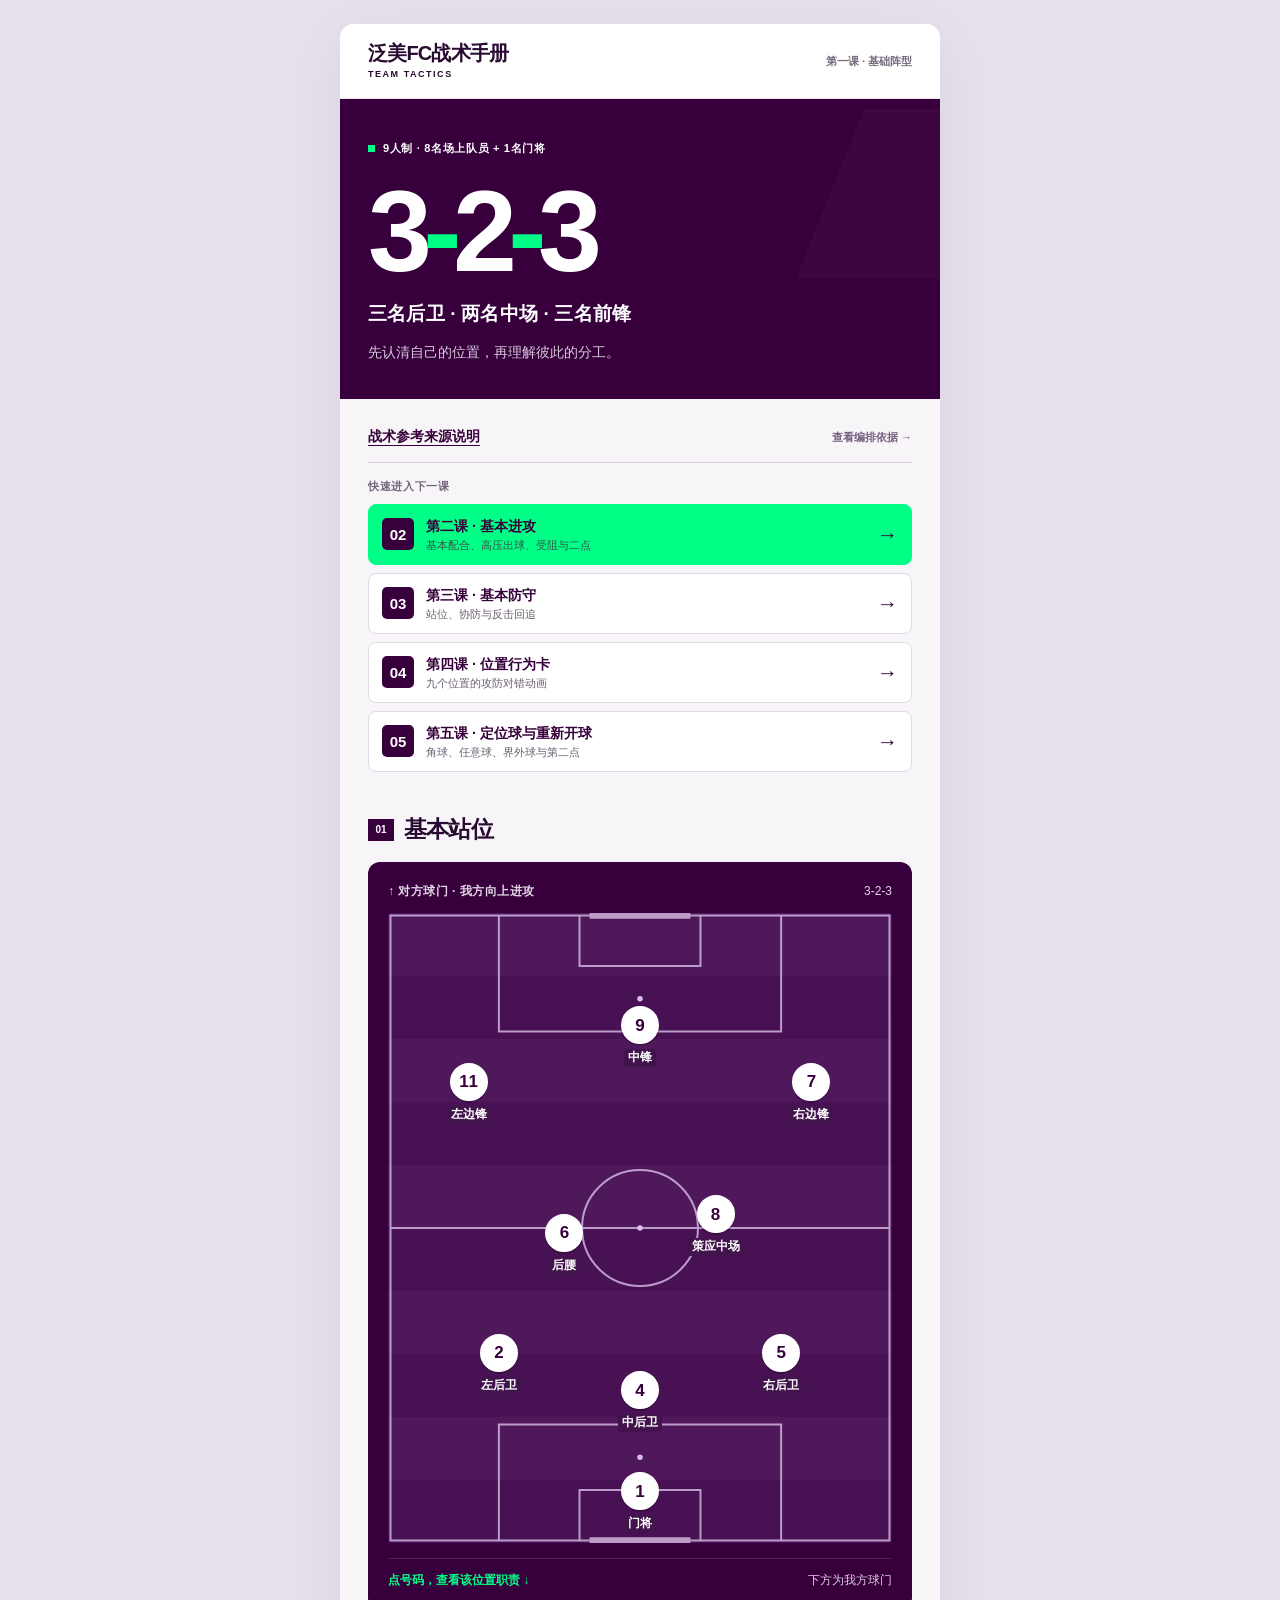
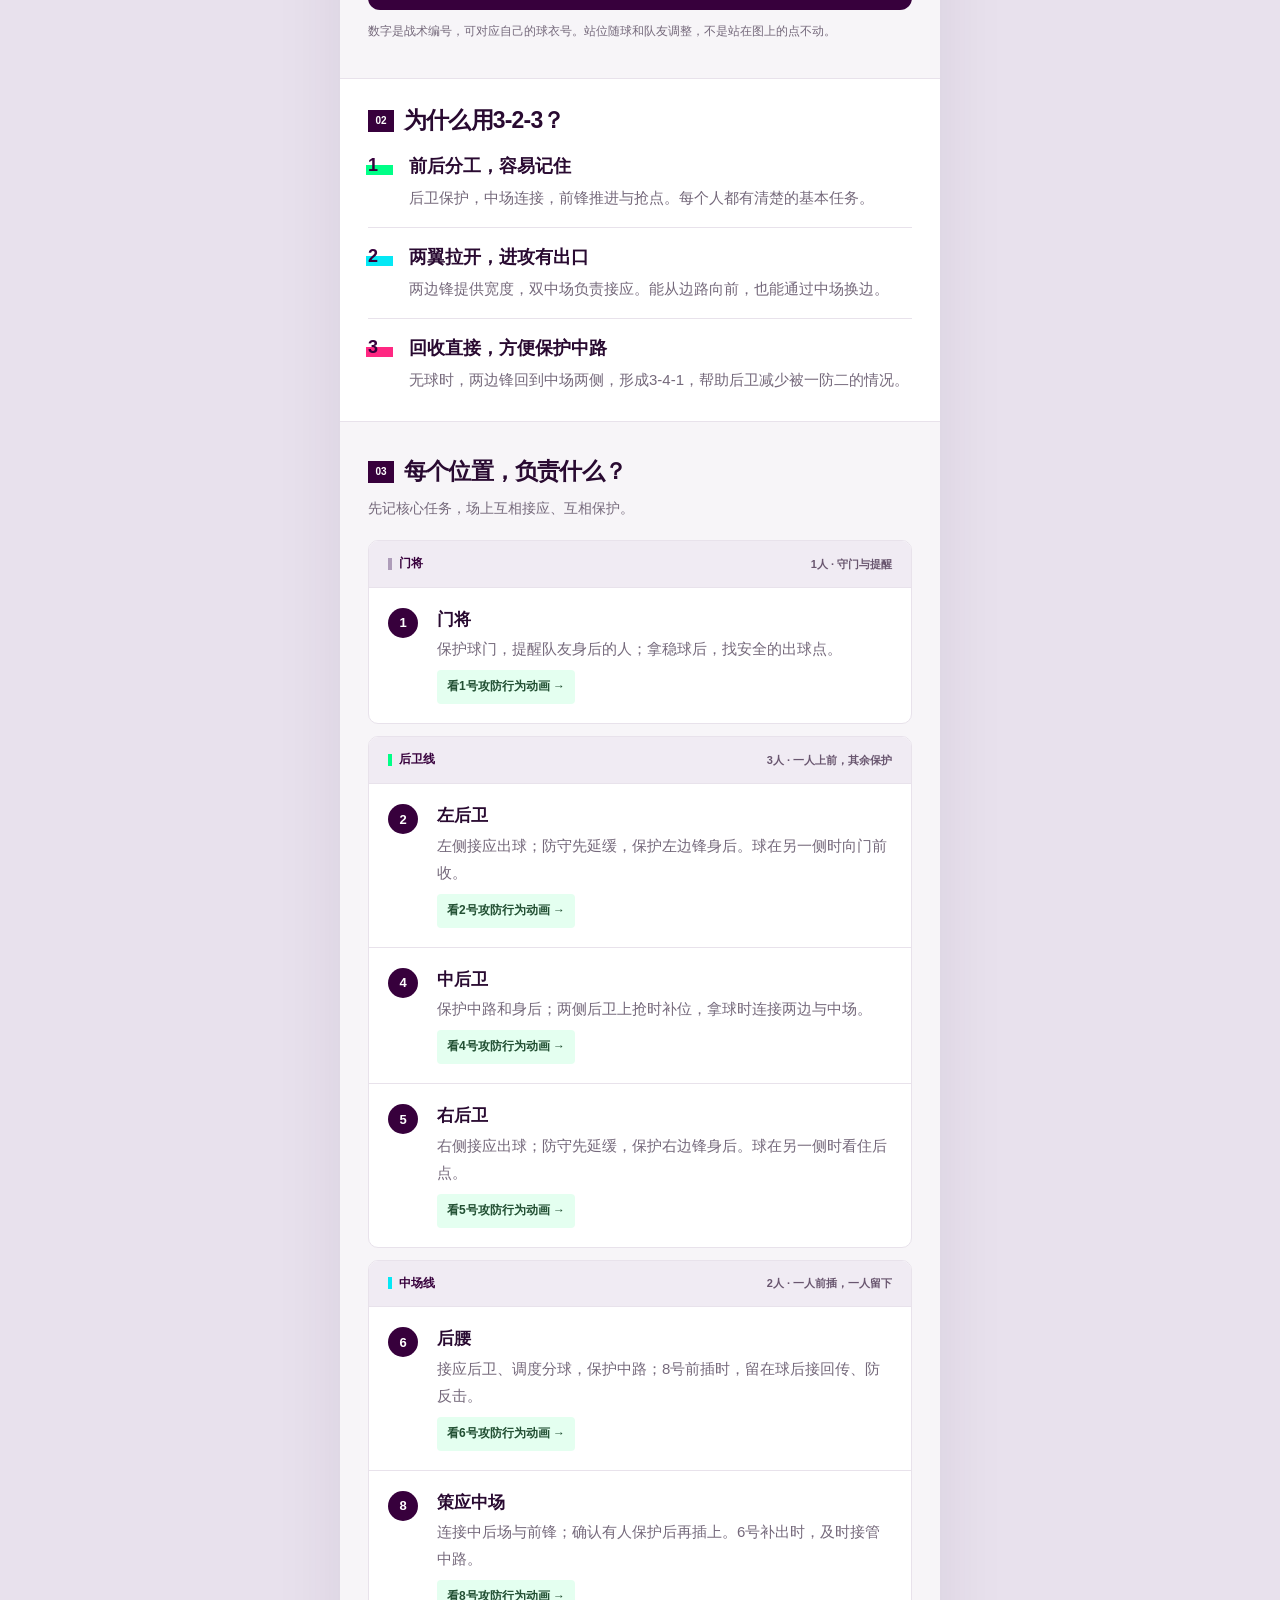
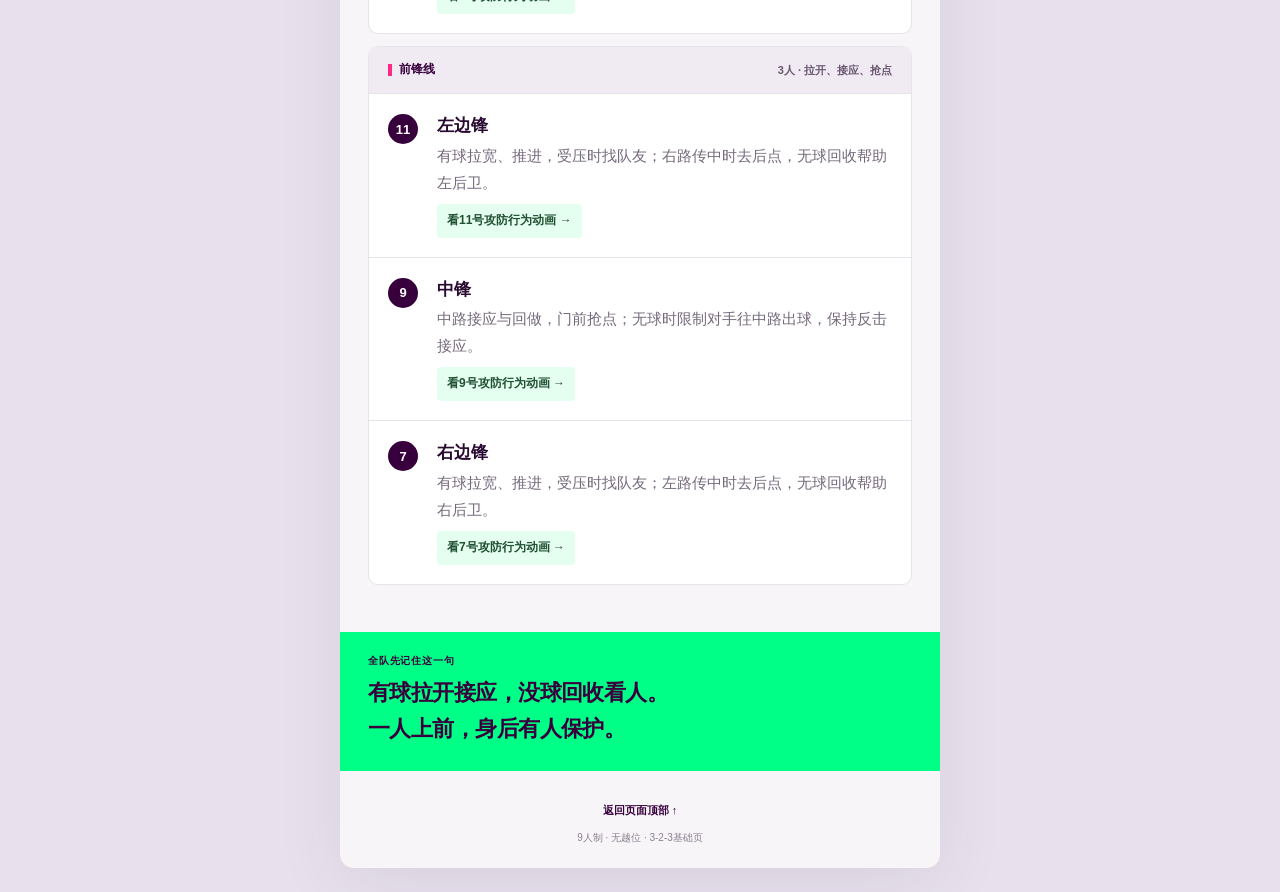
<file: index.html>
<!doctype html>
<html lang="zh-CN">
<head>
<meta charset="utf-8">
<meta name="viewport" content="width=device-width, initial-scale=1, viewport-fit=cover">
<meta name="theme-color" content="#37003c">
<meta name="description" content="9人制3-2-3基础战术：基本站位、阵型优点和九个位置的职责。一页看明白。">
<title>3-2-3 基础阵型｜泛美FC战术手册</title>
<style>
:root{--purple:#37003c;--ink:#290a31;--green:#00ff87;--pink:#ff2882;--cyan:#05e8f5;--paper:#f7f5f8;--muted:#75697b;--line:#e8e2eb}*{box-sizing:border-box}html{scroll-behavior:smooth;scroll-padding-top:20px}body{margin:0;background:var(--paper);color:var(--ink);font:16px/1.65 -apple-system,BlinkMacSystemFont,"PingFang SC","Microsoft YaHei",sans-serif;-webkit-tap-highlight-color:transparent}a{color:inherit;text-decoration:none}a:focus-visible{outline:3px solid var(--pink);outline-offset:5px}h1,h2,h3,p{margin:0}button{font:inherit}.wrap{width:min(100% - 40px,560px);margin-inline:auto}.topbar{height:65px;background:white;border-bottom:1px solid var(--line)}.topbar .wrap{height:100%;display:flex;align-items:center;justify-content:space-between;gap:15px}.brand{font-weight:850;letter-spacing:-.04em;font-size:20px;line-height:1.15}.brand small{display:block;font-size:9px;letter-spacing:.17em;margin-top:4px;font-weight:700}.lesson-no{font-size:11px;color:var(--muted);font-weight:650}.hero{color:white;background:var(--purple);padding:27px 0 30px;position:relative;overflow:hidden}.hero::after{content:"";position:absolute;right:-40px;top:10px;width:150px;height:170px;background:#ffffff07;transform:skew(-22deg);pointer-events:none}.eyebrow{display:inline-flex;align-items:center;gap:8px;font-size:11px;font-weight:750;letter-spacing:.06em}.eyebrow::before{content:"";height:7px;width:7px;background:var(--green)}.hero h1{font-size:89px;font-weight:900;line-height:1;letter-spacing:-.075em;margin:14px 0 9px;font-family:Arial,Helvetica,sans-serif}.hero h1 span{color:var(--green)}.formation-sub{font-size:16px;font-weight:650;letter-spacing:.01em}.hero-caption{font-size:12px;color:#d7c8dc;margin-top:11px}.section{padding:30px 0}.section-title{display:flex;align-items:center;gap:10px;margin-bottom:17px}.section-title b{font-size:10px;font-family:Arial,sans-serif;line-height:22px;min-width:26px;text-align:center;background:var(--purple);color:white}.section-title h2{font-size:23px;font-weight:850;letter-spacing:-.035em;line-height:1.3}.formation-section{padding-top:25px;padding-bottom:28px}.pitch-card{background:var(--purple);padding:15px 15px 18px;border-radius:12px;color:white}.pitch-top{display:flex;justify-content:space-between;align-items:center;gap:9px;margin:0 0 11px;font-size:10px;color:#e2d5e6}.direction{font-weight:650;letter-spacing:.04em}.pitch{position:relative;width:100%;aspect-ratio:100/125;isolation:isolate}.field{width:100%;height:100%;display:block;border-radius:3px}.player{position:absolute;left:var(--x);top:var(--y);width:58px;min-height:51px;margin:-17px 0 0 -29px;display:flex;flex-direction:column;align-items:center;z-index:2;gap:4px;border-radius:6px;scroll-margin-top:20px}.number{display:grid;place-items:center;background:#fff;color:var(--purple);border:2px solid #fff;border-radius:50%;height:32px;width:32px;font-family:Arial,Helvetica,sans-serif;font-weight:850;font-size:15px;line-height:1;box-shadow:0 2px 0 #20052255}.player .name{font-size:10px;line-height:1.15;white-space:nowrap;font-weight:650;color:white;background:#42134c;padding:2px 4px;border-radius:3px}.player:hover .number,.player:focus-visible .number{background:var(--green);border-color:var(--green)}.pitch-footer{display:flex;justify-content:space-between;gap:10px;border-top:1px solid #ffffff20;padding-top:12px;margin-top:15px;font-size:10px;color:#dccce1}.pitch-footer strong{color:var(--green);font-weight:600}.context-note{font-size:11px;color:var(--muted);line-height:1.8;margin-top:11px}.advantages{padding-top:27px;padding-bottom:28px;background:white;border-block:1px solid var(--line)}.advantage{display:grid;grid-template-columns:29px 1fr;gap:12px;padding:16px 0;border-bottom:1px solid var(--line)}.advantage:last-child{border-bottom:0;padding-bottom:0}.advantage:first-of-type{padding-top:0}.advantage-num{font-family:Arial,sans-serif;font-weight:900;font-size:18px;line-height:25px;color:var(--purple);position:relative;z-index:0}.advantage-num::before{content:"";position:absolute;left:-2px;top:12px;width:27px;height:10px;background:var(--accent);z-index:-1}.advantage h3{font-size:16px;font-weight:800;line-height:1.5;margin-bottom:4px}.advantage p{font-size:13px;color:var(--muted);line-height:1.8}.roles{padding-top:30px;padding-bottom:30px}.roles-intro{color:var(--muted);font-size:13px;margin-top:-7px;margin-bottom:20px}.group{background:white;border:1px solid var(--line);border-radius:10px;overflow:hidden;margin-bottom:12px}.group-heading{padding:10px 15px;background:#f0ebf3;display:flex;align-items:center;justify-content:space-between;font-size:11px;color:#69566f;font-weight:650;border-bottom:1px solid var(--line)}.group-heading strong{font-size:12px;color:var(--purple);display:flex;align-items:center;gap:7px}.group-heading strong::before{content:"";width:4px;height:12px;background:var(--accent)}.role{display:grid;grid-template-columns:32px 1fr;gap:12px;padding:15px;border-bottom:1px solid var(--line);scroll-margin-top:18px;transition:background .25s}.role:last-child{border-bottom:0}.role:target{background:#e4fff0}.role-number{width:30px;height:30px;border-radius:50%;display:grid;place-items:center;background:var(--purple);color:white;font-family:Arial,sans-serif;font-size:13px;font-weight:750;line-height:1;margin-top:1px}.role h3{font-size:15px;line-height:1.5;font-weight:800;margin-bottom:3px}.role p{font-size:13px;line-height:1.8;color:var(--muted)}.takeaway{background:var(--green);color:var(--purple);padding:21px 0 23px}.takeaway .label{font-size:10px;font-weight:800;letter-spacing:.08em;margin-bottom:6px}.takeaway p{font-size:18px;line-height:1.65;font-weight:850;letter-spacing:-.025em}.page-footer{padding:19px 0 calc(22px + env(safe-area-inset-bottom));color:#8c7f91;text-align:center;font-size:10px}.back-top{display:inline-flex;align-items:center;min-height:40px;padding:7px 16px;color:var(--purple);font-size:11px;font-weight:650}.skip{position:absolute;top:-80px;left:12px;background:white;padding:10px;z-index:10}.skip:focus{top:8px}
@media(min-width:760px){body{padding:24px 0;background:#e8e1ed}.page{width:600px;margin:auto;background:var(--paper);box-shadow:0 15px 70px #2c063a15;border-radius:14px;overflow:hidden}.wrap{width:calc(100% - 56px)}.topbar{height:75px}.hero{padding:35px 0}.hero h1{font-size:115px}.formation-sub{font-size:19px}.hero-caption{font-size:14px}.section{padding-block:35px}.pitch-card{padding:20px}.player .name{font-size:12px}.number{width:38px;height:38px;font-size:17px}.player{margin-top:-20px;gap:5px}.pitch-top,.pitch-footer{font-size:12px}.context-note{font-size:12px}.advantage h3{font-size:18px}.advantage p,.role p{font-size:15px}.role h3{font-size:17px}.role{padding:19px;gap:17px}.group-heading{padding:13px 19px}.roles-intro{font-size:14px}.takeaway p{font-size:22px}}
@media(max-width:350px){.wrap{width:calc(100% - 30px)}.hero h1{font-size:80px}.formation-sub{font-size:14px}.pitch-card{padding-inline:11px}.player .name{font-size:9px}.number{width:29px;height:29px;font-size:14px}.player{gap:3px}.pitch-top{font-size:9px}.role{gap:10px;padding:13px}.role p{font-size:12px}}
@media(prefers-reduced-motion:reduce){html{scroll-behavior:auto}.role{transition:none}}
 .role a.card-link{display:inline-flex;align-items:center;min-height:34px;margin-top:8px;padding:6px 10px;background:#e4fff0;color:#225033;border-radius:4px;font-size:12px;font-weight:800}
.lesson-quick{padding-top:18px;padding-bottom:8px}.lesson-quick-label{font-size:11px;font-weight:850;letter-spacing:.06em;color:#74647a;margin-bottom:9px}.lesson-links{display:grid;gap:8px}.lesson-link{display:flex;align-items:center;gap:12px;min-height:61px;padding:10px 13px;background:white;border:1px solid #e2d9e7;border-radius:8px;color:var(--purple)}.lesson-link:first-child{background:var(--green);border-color:var(--green)}.lesson-index{flex:none;display:grid;place-items:center;width:32px;height:32px;background:var(--purple);border-radius:5px;color:white;font:850 15px Arial,sans-serif}.lesson-name{flex:1;min-width:0;display:flex;flex-direction:column;line-height:1.3}.lesson-name strong{font-size:14px;font-weight:850}.lesson-name small{font-size:11px;color:#6a5e70;margin-top:3px}.lesson-link:first-child .lesson-name small{color:#3b5146}.lesson-arrow{font-size:21px;font-weight:600;line-height:1;color:var(--purple)}
.reference-entry{display:flex;align-items:center;justify-content:space-between;gap:12px;min-height:46px;padding:8px 0 13px;margin-bottom:14px;border-bottom:1px solid #d9cede;color:var(--purple)}.reference-entry span{font-size:14px;font-weight:850;text-decoration:underline;text-underline-offset:4px}.reference-entry small{font-size:11px;white-space:nowrap;color:#735d7d;font-weight:650}
</style>
</head>
<body id="top">
<a class="skip" href="#formation">跳到阵型图</a>
<div class="page">
<header class="topbar"><div class="wrap"><div class="brand">泛美FC战术手册<small>TEAM TACTICS</small></div><span class="lesson-no">第一课 · 基础阵型</span></div></header>
<main>
<section class="hero"><div class="wrap"><p class="eyebrow">9人制 · 8名场上队员 + 1名门将</p><h1 aria-label="3-2-3阵型">3<span>-</span>2<span>-</span>3</h1><p class="formation-sub">三名后卫 · 两名中场 · 三名前锋</p><p class="hero-caption">先认清自己的位置，再理解彼此的分工。</p></div></section>
<nav class="wrap lesson-quick" aria-label="课程与参考资料"><a class="reference-entry" href="references.html"><span>战术参考来源说明</span><small>查看编排依据 →</small></a><p class="lesson-quick-label">快速进入下一课</p><div class="lesson-links">
  <a class="lesson-link" href="attack.html"><span class="lesson-index" aria-hidden="true">02</span><span class="lesson-name"><strong>第二课 · 基本进攻</strong><small>基本配合、高压出球、受阻与二点</small></span><span class="lesson-arrow" aria-hidden="true">→</span></a>
  <a class="lesson-link" href="defense.html"><span class="lesson-index" aria-hidden="true">03</span><span class="lesson-name"><strong>第三课 · 基本防守</strong><small>站位、协防与反击回追</small></span><span class="lesson-arrow" aria-hidden="true">→</span></a>
  <a class="lesson-link" href="roles.html"><span class="lesson-index" aria-hidden="true">04</span><span class="lesson-name"><strong>第四课 · 位置行为卡</strong><small>九个位置的攻防对错动画</small></span><span class="lesson-arrow" aria-hidden="true">→</span></a>
  <a class="lesson-link" href="setpieces.html"><span class="lesson-index" aria-hidden="true">05</span><span class="lesson-name"><strong>第五课 · 定位球与重新开球</strong><small>角球、任意球、界外球与第二点</small></span><span class="lesson-arrow" aria-hidden="true">→</span></a>
</div></nav>

<section class="wrap section formation-section" id="formation" aria-labelledby="formation-title">
<div class="section-title"><b>01</b><h2 id="formation-title">基本站位</h2></div>
<div class="pitch-card">
<div class="pitch-top"><span class="direction">↑ 对方球门 · 我方向上进攻</span><span>3-2-3</span></div>
<div class="pitch" role="group" aria-label="3-2-3基础站位图；点击号码跳到相应职责">
<svg class="field" viewBox="0 0 100 125" aria-hidden="true"><defs><pattern id="grass" width="100" height="25" patternUnits="userSpaceOnUse"><rect width="100" height="25" fill="#471153"/><rect width="100" height="12.5" fill="#4e185b"/></pattern></defs><rect width="100" height="125" fill="url(#grass)"/><g stroke="#d9bfe5" stroke-width=".4" fill="none" opacity=".8"><rect x=".5" y=".5" width="99" height="124"/><path d="M.5 62.5h99 M22 .5v23h56V.5 M38 .5v10h24V.5 M22 124.5v-23h56v23 M38 124.5v-10h24v10"/><circle cx="50" cy="62.5" r="11.5"/><path d="M40 .5h20 M40 124.5h20" stroke-width="1.3"/></g><g fill="#d9bfe5"><circle cx="50" cy="62.5" r=".55"/><circle cx="50" cy="17" r=".55"/><circle cx="50" cy="108" r=".55"/></g></svg>
<a class="player" href="#role-11" style="--x:16%;--y:27%" aria-label="11号左边锋，查看职责"><span class="number">11</span><span class="name">左边锋</span></a>
<a class="player" href="#role-9" style="--x:50%;--y:18%" aria-label="9号中锋，查看职责"><span class="number">9</span><span class="name">中锋</span></a>
<a class="player" href="#role-7" style="--x:84%;--y:27%" aria-label="7号右边锋，查看职责"><span class="number">7</span><span class="name">右边锋</span></a>
<a class="player" href="#role-6" style="--x:35%;--y:51%" aria-label="6号后腰，查看职责"><span class="number">6</span><span class="name">后腰</span></a>
<a class="player" href="#role-8" style="--x:65%;--y:48%" aria-label="8号策应中场，查看职责"><span class="number">8</span><span class="name">策应中场</span></a>
<a class="player" href="#role-2" style="--x:22%;--y:70%" aria-label="2号左后卫，查看职责"><span class="number">2</span><span class="name">左后卫</span></a>
<a class="player" href="#role-4" style="--x:50%;--y:76%" aria-label="4号中后卫，查看职责"><span class="number">4</span><span class="name">中后卫</span></a>
<a class="player" href="#role-5" style="--x:78%;--y:70%" aria-label="5号右后卫，查看职责"><span class="number">5</span><span class="name">右后卫</span></a>
<a class="player" href="#role-1" style="--x:50%;--y:92%" aria-label="1号门将，查看职责"><span class="number">1</span><span class="name">门将</span></a>
</div>
<div class="pitch-footer"><strong>点号码，查看该位置职责 ↓</strong><span>下方为我方球门</span></div>
</div>
<p class="context-note">数字是战术编号，可对应自己的球衣号。站位随球和队友调整，不是站在图上的点不动。</p>
</section>

<section class="advantages" aria-labelledby="advantages-title"><div class="wrap">
<div class="section-title"><b>02</b><h2 id="advantages-title">为什么用3-2-3？</h2></div>
<article class="advantage" style="--accent:var(--green)"><span class="advantage-num" aria-hidden="true">1</span><div><h3>前后分工，容易记住</h3><p>后卫保护，中场连接，前锋推进与抢点。每个人都有清楚的基本任务。</p></div></article>
<article class="advantage" style="--accent:var(--cyan)"><span class="advantage-num" aria-hidden="true">2</span><div><h3>两翼拉开，进攻有出口</h3><p>两边锋提供宽度，双中场负责接应。能从边路向前，也能通过中场换边。</p></div></article>
<article class="advantage" style="--accent:var(--pink)"><span class="advantage-num" aria-hidden="true">3</span><div><h3>回收直接，方便保护中路</h3><p>无球时，两边锋回到中场两侧，形成3-4-1，帮助后卫减少被一防二的情况。</p></div></article>
</div></section>

<section class="wrap section roles" aria-labelledby="roles-title">
<div class="section-title"><b>03</b><h2 id="roles-title">每个位置，负责什么？</h2></div>
<p class="roles-intro">先记核心任务，场上互相接应、互相保护。</p>

<div class="group" style="--accent:#ae9cb9"><div class="group-heading"><strong>门将</strong><span>1人 · 守门与提醒</span></div>
<article class="role" id="role-1"><span class="role-number" aria-hidden="true">1</span><div><h3>门将</h3><p>保护球门，提醒队友身后的人；拿稳球后，找安全的出球点。</p><a class="card-link" href="roles.html#role-1">看1号攻防行为动画 →</a></div></article></div>

<div class="group" style="--accent:var(--green)"><div class="group-heading"><strong>后卫线</strong><span>3人 · 一人上前，其余保护</span></div>
<article class="role" id="role-2"><span class="role-number" aria-hidden="true">2</span><div><h3>左后卫</h3><p>左侧接应出球；防守先延缓，保护左边锋身后。球在另一侧时向门前收。</p><a class="card-link" href="roles.html#role-2">看2号攻防行为动画 →</a></div></article>
<article class="role" id="role-4"><span class="role-number" aria-hidden="true">4</span><div><h3>中后卫</h3><p>保护中路和身后；两侧后卫上抢时补位，拿球时连接两边与中场。</p><a class="card-link" href="roles.html#role-4">看4号攻防行为动画 →</a></div></article>
<article class="role" id="role-5"><span class="role-number" aria-hidden="true">5</span><div><h3>右后卫</h3><p>右侧接应出球；防守先延缓，保护右边锋身后。球在另一侧时看住后点。</p><a class="card-link" href="roles.html#role-5">看5号攻防行为动画 →</a></div></article></div>

<div class="group" style="--accent:var(--cyan)"><div class="group-heading"><strong>中场线</strong><span>2人 · 一人前插，一人留下</span></div>
<article class="role" id="role-6"><span class="role-number" aria-hidden="true">6</span><div><h3>后腰</h3><p>接应后卫、调度分球，保护中路；8号前插时，留在球后接回传、防反击。</p><a class="card-link" href="roles.html#role-6">看6号攻防行为动画 →</a></div></article>
<article class="role" id="role-8"><span class="role-number" aria-hidden="true">8</span><div><h3>策应中场</h3><p>连接中后场与前锋；确认有人保护后再插上。6号补出时，及时接管中路。</p><a class="card-link" href="roles.html#role-8">看8号攻防行为动画 →</a></div></article></div>

<div class="group" style="--accent:var(--pink)"><div class="group-heading"><strong>前锋线</strong><span>3人 · 拉开、接应、抢点</span></div>
<article class="role" id="role-11"><span class="role-number" aria-hidden="true">11</span><div><h3>左边锋</h3><p>有球拉宽、推进，受压时找队友；右路传中时去后点，无球回收帮助左后卫。</p><a class="card-link" href="roles.html#role-11">看11号攻防行为动画 →</a></div></article>
<article class="role" id="role-9"><span class="role-number" aria-hidden="true">9</span><div><h3>中锋</h3><p>中路接应与回做，门前抢点；无球时限制对手往中路出球，保持反击接应。</p><a class="card-link" href="roles.html#role-9">看9号攻防行为动画 →</a></div></article>
<article class="role" id="role-7"><span class="role-number" aria-hidden="true">7</span><div><h3>右边锋</h3><p>有球拉宽、推进，受压时找队友；左路传中时去后点，无球回收帮助右后卫。</p><a class="card-link" href="roles.html#role-7">看7号攻防行为动画 →</a></div></article></div>
</section>

<aside class="takeaway"><div class="wrap"><p class="label">全队先记住这一句</p><p>有球拉开接应，没球回收看人。<br>一人上前，身后有人保护。</p></div></aside>
</main>
<footer class="page-footer"><a class="back-top" href="#top">返回页面顶部 ↑</a><p>9人制 · 无越位 · 3-2-3基础页</p></footer>
</div>
</body>
</html>
</file>
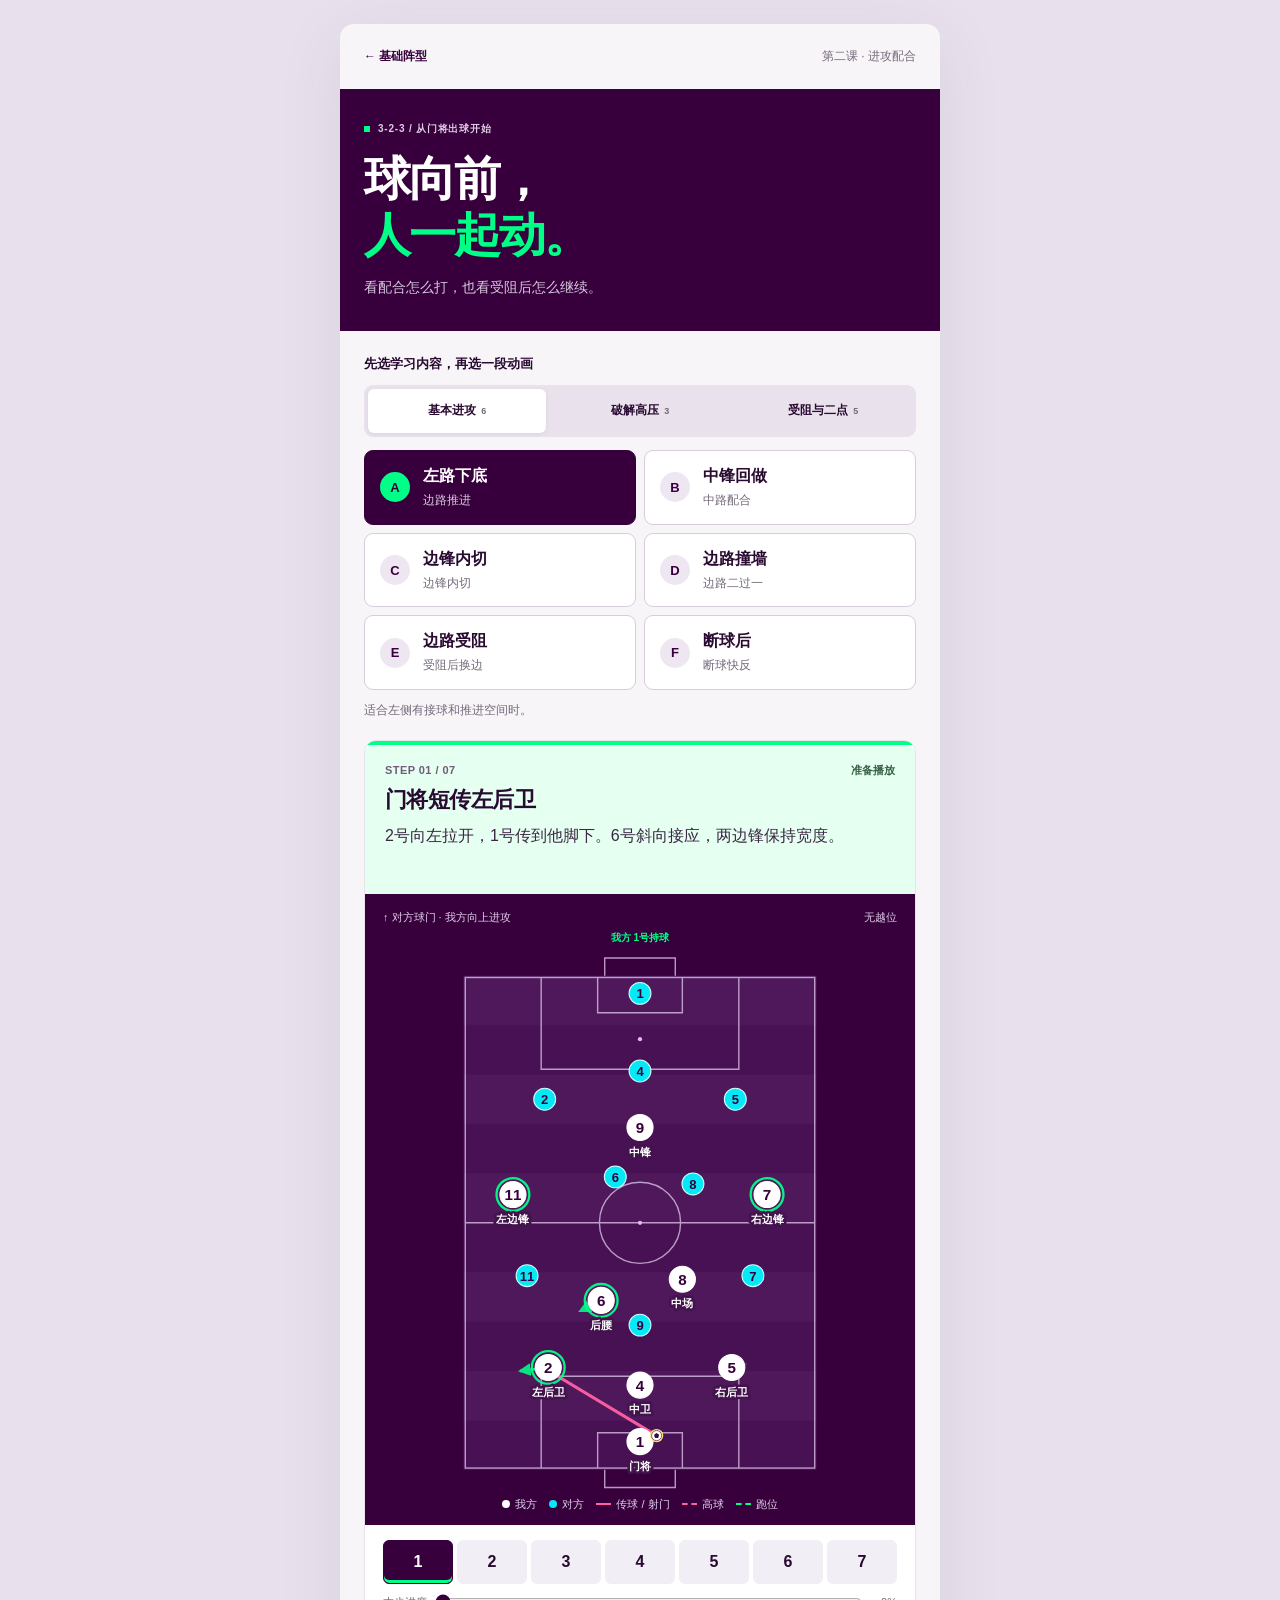
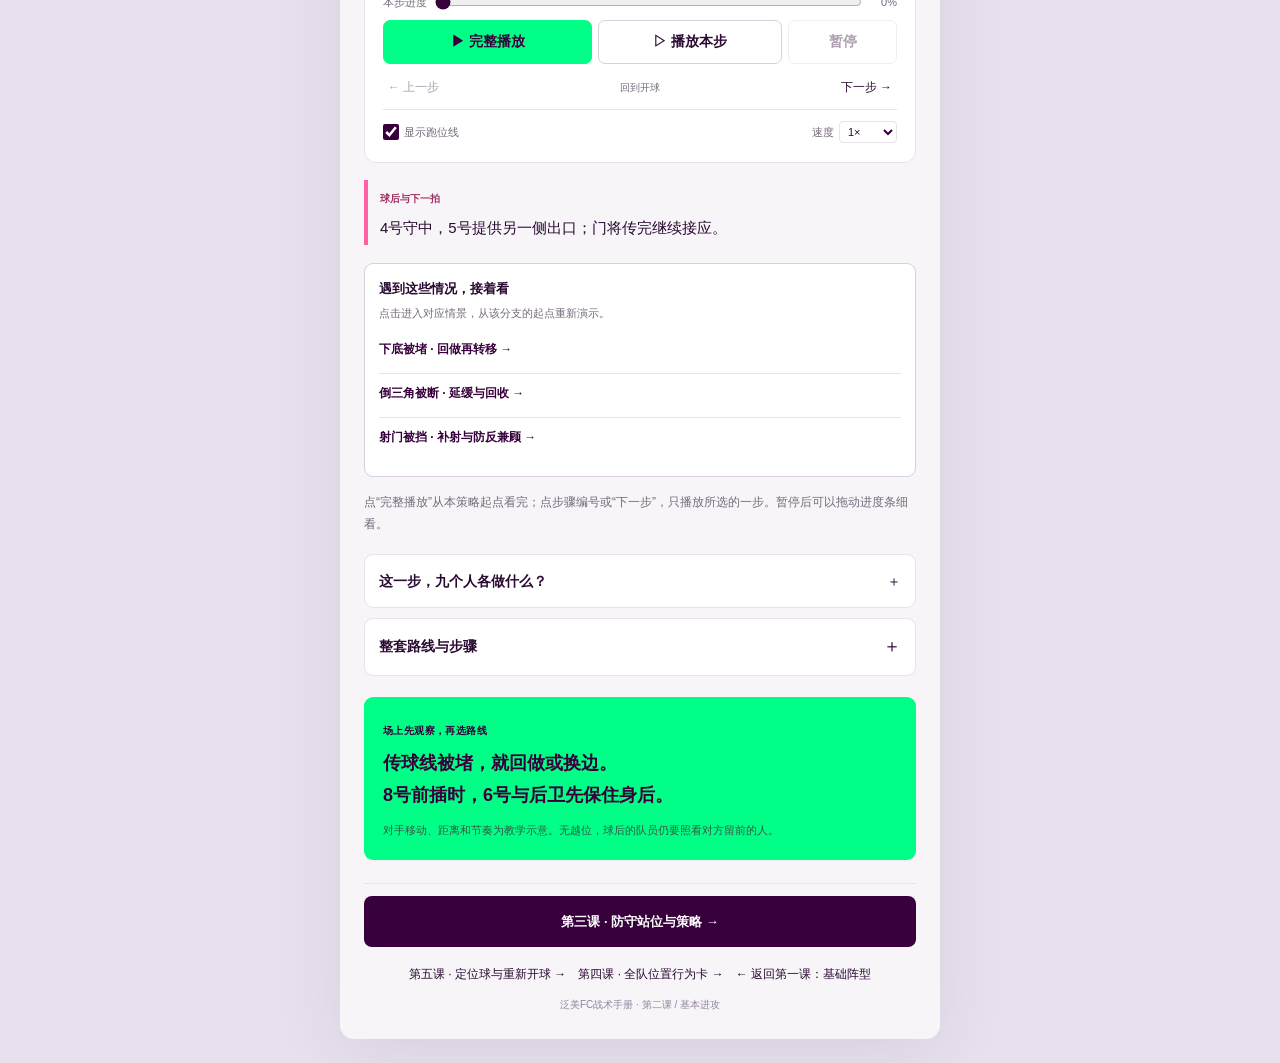
<file: attack.html>
<!doctype html>
<html lang="zh-CN">
<head>
<meta charset="utf-8">
<meta name="viewport" content="width=device-width, initial-scale=1, viewport-fit=cover">
<meta name="theme-color" content="#37003c">
<meta name="description" content="9人制3-2-3进攻课：六套基本进攻、三种高压出球方案，以及五种受阻、丢球与第二点处理动画。">
<title>基本进攻策略与路线｜球队战术·第二课</title>
<link rel="stylesheet" href="attack.css?v=20261021-2">
<script defer src="attack-model.js?v=20261021-2"></script>
<script defer src="attack-extra.js?v=20261021-2"></script>
<script defer src="attack.js?v=20261021-2"></script>
</head>
<body>
<a class="skip" href="#player">跳到动画课堂</a>
<div class="page">
  <header class="topbar wrap"><a href="index.html" class="back-link">← 基础阵型</a><span>第二课 · 进攻配合</span></header>
  <main>
    <section class="hero"><div class="wrap"><p class="eyebrow" id="origin-text">3-2-3 / 从门将出球开始</p><h1>球向前，<br><span>人一起动。</span></h1><p>看配合怎么打，也看受阻后怎么继续。</p></div></section>
    <section class="wrap strategy-section" aria-labelledby="strategy-title">
      <h2 id="strategy-title" class="small-heading">先选学习内容，再选一段动画</h2>
      <div id="lesson-groups" class="lesson-groups" aria-label="进攻学习分类"><button type="button" data-group="base" aria-pressed="true">基本进攻 <small>6</small></button><button type="button" data-group="press" aria-pressed="false">破解高压 <small>3</small></button><button type="button" data-group="response" aria-pressed="false">受阻与二点 <small>5</small></button></div>
      <div class="strategy-tabs" aria-label="选择进攻策略">
        <button type="button" data-strategy="0" aria-pressed="true"><span class="letter">A</span><span><b>左路下底</b><small>倒三角找后插上</small></span></button>
        <button type="button" data-strategy="1" aria-pressed="false"><span class="letter">B</span><span><b>中锋回做</b><small>中场迎球射门</small></span></button>
        <button type="button" data-strategy="2" aria-pressed="false"><span class="letter">C</span><span><b>边锋内切</b><small>让出通道再打门</small></span></button>
        <button type="button" data-strategy="3" aria-pressed="false"><span class="letter">D</span><span><b>边路二过一</b><small>低平球找后点</small></span></button>
        <button type="button" data-strategy="4" aria-pressed="false"><span class="letter">E</span><span><b>受阻后换边</b><small>先回做，再找另一侧</small></span></button>
        <button type="button" data-strategy="5" aria-pressed="false"><span class="letter">F</span><span><b>断球快反</b><small>抬头、分边、快跟进</small></span></button>
      </div>
      <p id="strategy-condition" class="condition"></p>
    </section>

    <section class="wrap classroom" id="player" aria-label="进攻配合动画播放器">
      <div class="step-copy">
        <div class="step-meta"><span id="step-count">STEP 01 / 07</span><span id="play-status" aria-live="polite">准备播放</span></div>
        <h2 id="step-title"></h2>
        <p id="step-text"></p>
      </div>
      <div class="field-shell">
        <div class="pitch-direction"><span>↑ 对方球门 · 我方向上进攻</span><span>无越位</span></div>
        <p id="possession-status" class="possession-status" aria-live="off"></p>
        <svg id="tactic-board" viewBox="-4 -7 108 153" role="img" aria-labelledby="board-title" aria-describedby="step-title step-text">
          <title id="board-title">3-2-3进攻动画，九名我方球员与九名对方球员</title>
          <defs>
            <pattern id="attack-grass" width="100" height="28" patternUnits="userSpaceOnUse"><rect width="100" height="28" fill="#471153"/><rect width="100" height="14" fill="#4e185b"/></pattern>
            <marker id="pass-arrow" markerWidth="4.3" markerHeight="4.3" viewBox="0 0 5 5" refX="4.2" refY="2.5" orient="auto" markerUnits="userSpaceOnUse"><path d="M0 0L5 2.5 0 5Z" fill="#ff61a4"/></marker>
            <marker id="run-arrow" markerWidth="3.6" markerHeight="3.6" viewBox="0 0 5 5" refX="4.2" refY="2.5" orient="auto" markerUnits="userSpaceOnUse"><path d="M0 0L5 2.5 0 5Z" fill="#00ff87"/></marker>
          </defs>
          <rect x="0" y="0" width="100" height="140" fill="url(#attack-grass)"/>
          <g class="pitch-lines" fill="none" stroke="#d9bfe5" stroke-width=".4" opacity=".8"><rect x=".5" y=".5" width="99" height="139"/><path d="M.5 70h99 M22 .5v26h56V.5 M38 .5v10h24V.5 M22 139.5v-26h56v26 M38 139.5v-10h24v10 M40 0v-5h20v5 M40 140v5h20v-5"/><circle cx="50" cy="70" r="11.5"/></g>
          <g fill="#d9bfe5"><circle cx="50" cy="70" r=".6"/><circle cx="50" cy="18" r=".6"/><circle cx="50" cy="122" r=".6"/></g>
          <g id="run-routes" aria-hidden="true"></g><g id="pass-routes" aria-hidden="true"></g>
          <g id="opponents"></g><g id="our-players"></g>
          <g id="football" aria-label="足球"><circle r="1.9" fill="#ffe377"/><circle r="1.43" fill="#fff" stroke="#30113c" stroke-width=".18"/><path d="M0-.76 .72-.23 .45.65H-.45L-.72-.23Z" fill="#30113c"/></g>
        </svg>
        <div class="legend" aria-label="图例"><span><i class="own-dot"></i>我方</span><span><i class="opp-dot"></i>对方</span><span><i class="pass-line"></i>传球 / 射门</span><span><i class="high-line"></i>高球</span><span><i class="run-line"></i>跑位</span></div>
      </div>
      <div class="controls">
        <div id="step-chips" class="step-chips" aria-label="点击步骤编号，播放该步骤"></div>
        <label class="scrubber-label"><span>本步进度</span><input id="scrubber" type="range" min="0" max="1000" value="0" aria-label="拖动查看本步进度"><output id="progress-value">0%</output></label>
        <div class="play-buttons"><button type="button" id="play-all" class="primary">▶ 完整播放</button><button type="button" id="play-step">▷ 播放本步</button><button type="button" id="pause" disabled>暂停</button></div>
        <div class="step-nav"><button type="button" id="prev-step">← 上一步</button><button type="button" id="reset">回到开球</button><button type="button" id="next-step">下一步 →</button></div>
        <div class="player-options"><label><input id="show-runs" type="checkbox" checked>显示跑位线</label><label>速度 <select id="speed" aria-label="播放速度"><option value="0.75">0.75×</option><option value="1" selected>1×</option><option value="1.5">1.5×</option></select></label></div>
      </div>
    </section>

    <section class="wrap support-section">
      <div class="guard"><span class="guard-label">球后与下一拍</span><p id="guard-text"></p></div>
      <aside id="followup-panel" class="followup-panel" hidden><h3>遇到这些情况，接着看</h3><p>点击进入对应情景，从该分支的起点重新演示。</p><div id="followup-links"></div></aside>
      <p class="how-to">点“完整播放”从本策略起点看完；点步骤编号或“下一步”，只播放所选的一步。暂停后可以拖动进度条细看。</p>
      <details class="duties" id="duties"><summary><span>这一步，九个人各做什么？</span><b aria-hidden="true">＋</b></summary><ol id="duty-list"></ol></details>
      <details class="all-steps"><summary><span>整套路线与步骤</span><b aria-hidden="true">＋</b></summary><p id="route-summary"></p><p id="principle"></p><ol id="step-list"></ol></details>
      <aside class="remember"><span>场上先观察，再选路线</span><p>传球线被堵，就回做或换边。<br>8号前插时，6号与后卫先保住身后。</p><small>对手移动、距离和节奏为教学示意。无越位，球后的队员仍要照看对方留前的人。</small></aside>
    </section>
  </main>
  <footer class="wrap footer"><a href="defense.html" class="next-lesson">第三课 · 防守站位与策略 →</a><a href="setpieces.html">第五课 · 定位球与重新开球 →</a><a href="roles.html">第四课 · 全队位置行为卡 →</a><a href="index.html">← 返回第一课：基础阵型</a><p>泛美FC战术手册 · 第二课 / 基本进攻</p></footer>
</div>
<noscript><p style="padding:20px">请开启 JavaScript 观看原生网页动画。A：门将→左后卫→6号→11号下底→8号倒三角射门。B：门将→中后卫→6号→8号→9号回做→8号射门。C：门将→左后卫→6号→11号推进内切→射门。D：门将→中后卫→6号→8号→7号与8号二过一→11号后点射门。E：门将组织左路→受阻回做→6号与后卫转到右路→后点射门。F：6号刚断球→快速分边→边锋推进→9号接应射门。</p></noscript>
</body>
</html>
</file>
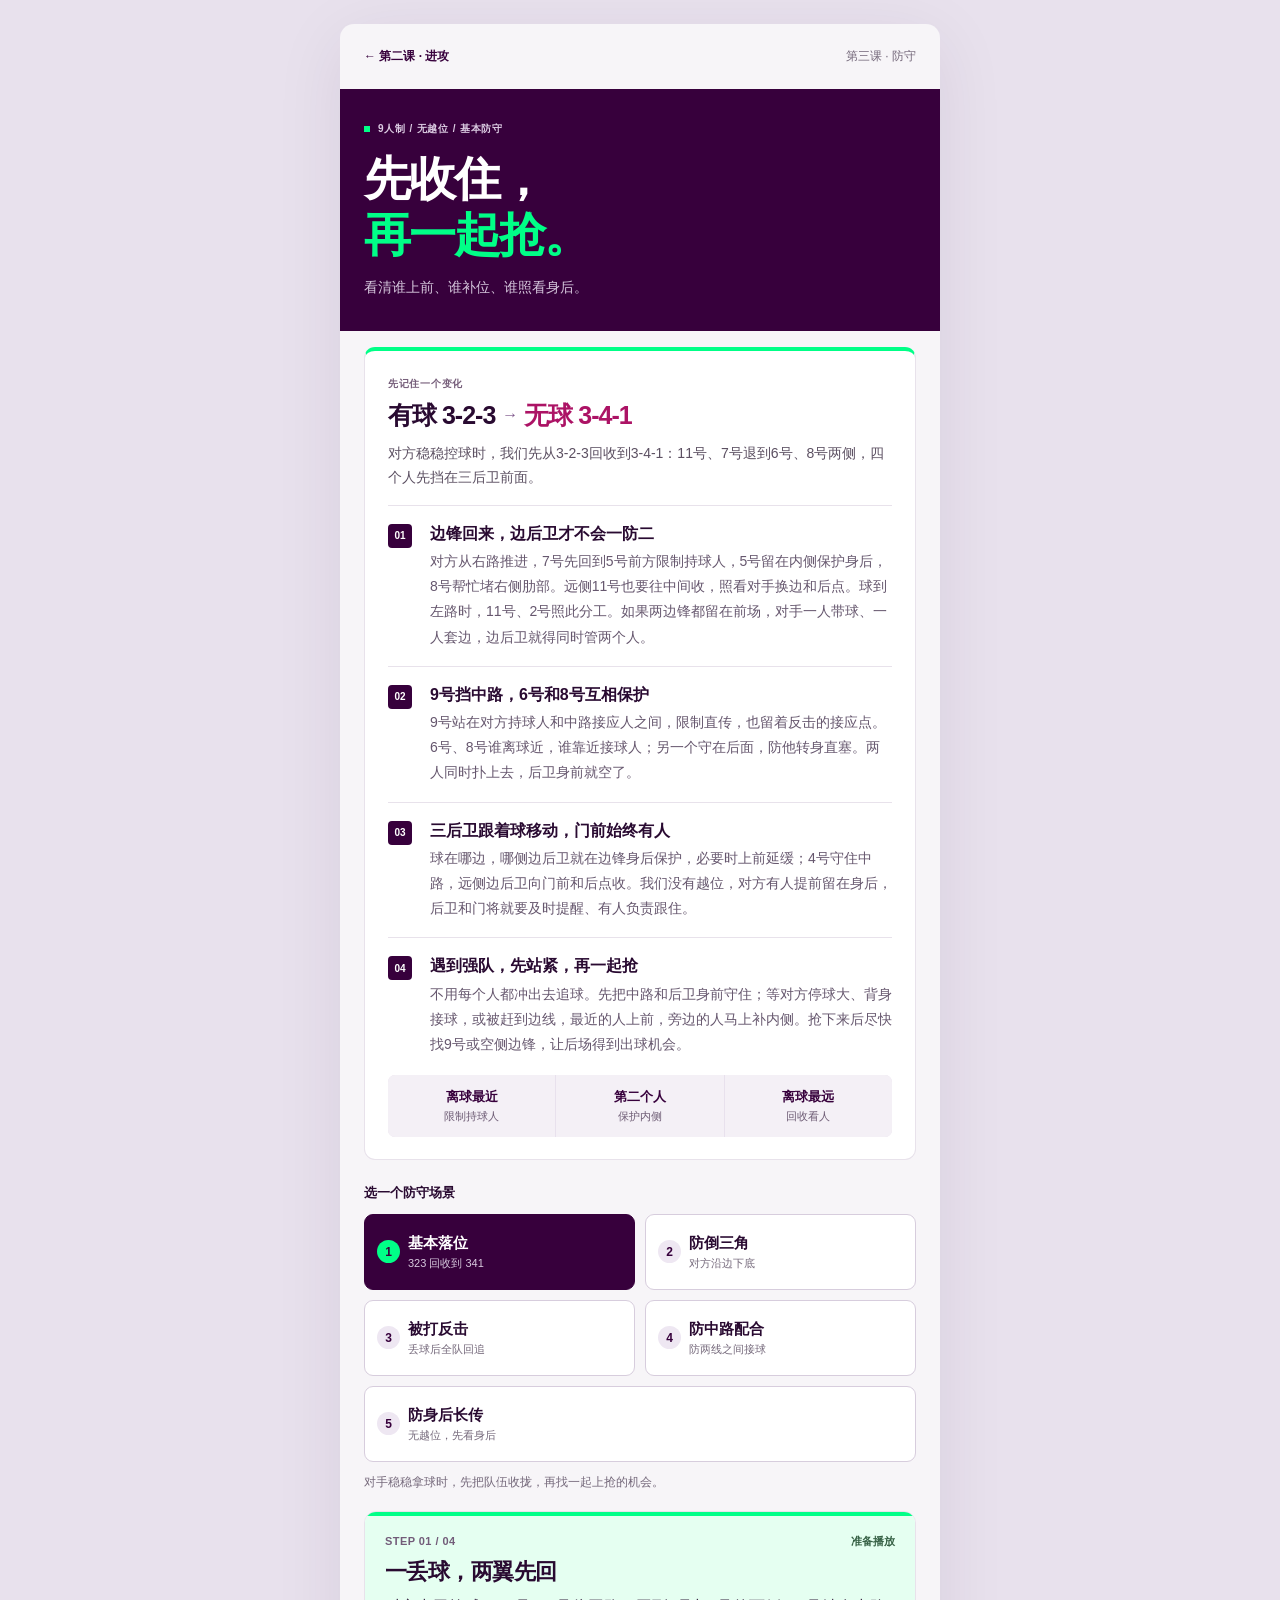
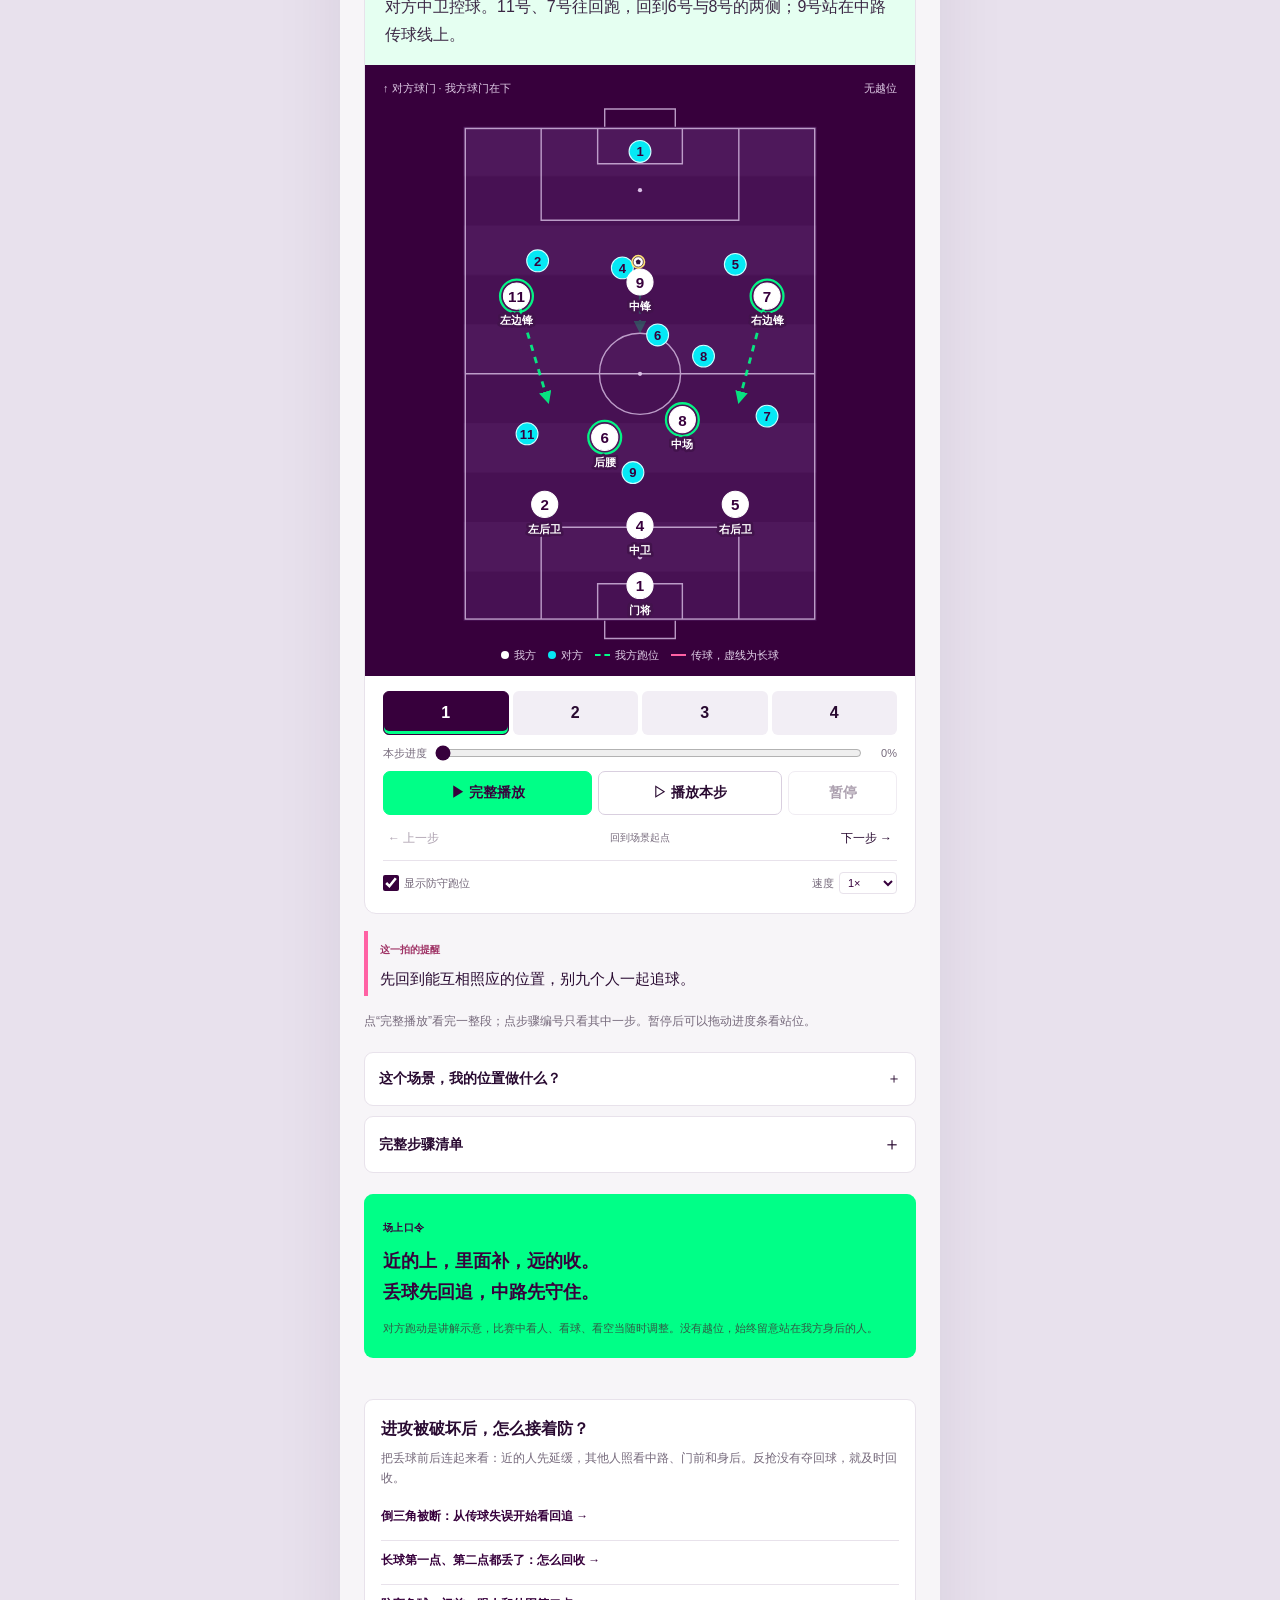
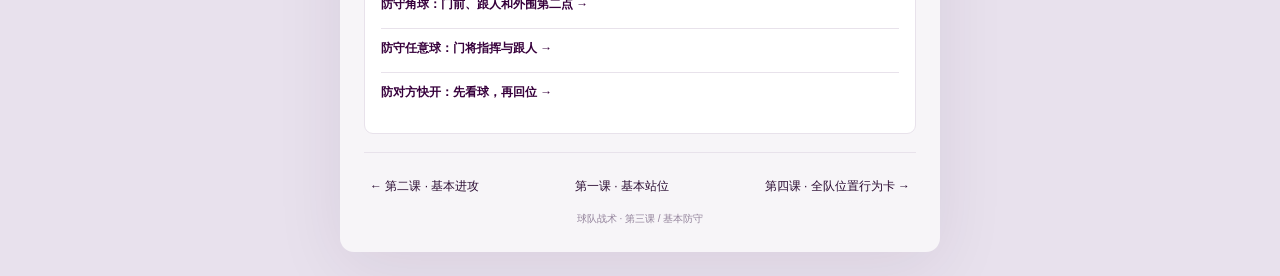
<file: defense.html>
<!doctype html>
<html lang="zh-CN">
<head>
<meta charset="utf-8">
<meta name="viewport" content="width=device-width, initial-scale=1, viewport-fit=cover">
<meta name="theme-color" content="#37003c">
<meta name="description" content="9人制3-2-3防守课：回收成3-4-1、防倒三角、防反击、防中路配合与无越位身后长传。原生网页动画支持逐步播放。">
<title>基本防守站位与策略｜球队战术·第三课</title>
<link rel="stylesheet" href="attack.css?v=20261021-2">
<link rel="stylesheet" href="defense.css">
<script defer src="defense-model.js"></script>
<script defer src="defense.js"></script>
</head>
<body>
<a class="skip" href="#player">跳到防守动画</a>
<div class="page">
  <header class="topbar wrap"><a href="attack.html" class="back-link">← 第二课 · 进攻</a><span>第三课 · 防守</span></header>
  <main>
    <section class="hero"><div class="wrap"><p class="eyebrow">9人制 / 无越位 / 基本防守</p><h1>先收住，<br><span>再一起抢。</span></h1><p>看清谁上前、谁补位、谁照看身后。</p></div></section>
    <section class="wrap defense-overview" aria-labelledby="overview-title">
      <p class="overline">先记住一个变化</p><h2 id="overview-title"><span>有球 3-2-3</span><b>→</b><span>无球 3-4-1</span></h2>
      <p class="overview-lead">对方稳稳控球时，我们先从3-2-3回收到3-4-1：11号、7号退到6号、8号两侧，四个人先挡在三后卫前面。</p>
      <div class="overview-points">
        <article class="overview-point"><span class="point-no" aria-hidden="true">01</span><div><h3>边锋回来，边后卫才不会一防二</h3><p>对方从右路推进，7号先回到5号前方限制持球人，5号留在内侧保护身后，8号帮忙堵右侧肋部。远侧11号也要往中间收，照看对手换边和后点。球到左路时，11号、2号照此分工。如果两边锋都留在前场，对手一人带球、一人套边，边后卫就得同时管两个人。</p></div></article>
        <article class="overview-point"><span class="point-no" aria-hidden="true">02</span><div><h3>9号挡中路，6号和8号互相保护</h3><p>9号站在对方持球人和中路接应人之间，限制直传，也留着反击的接应点。6号、8号谁离球近，谁靠近接球人；另一个守在后面，防他转身直塞。两人同时扑上去，后卫身前就空了。</p></div></article>
        <article class="overview-point"><span class="point-no" aria-hidden="true">03</span><div><h3>三后卫跟着球移动，门前始终有人</h3><p>球在哪边，哪侧边后卫就在边锋身后保护，必要时上前延缓；4号守住中路，远侧边后卫向门前和后点收。我们没有越位，对方有人提前留在身后，后卫和门将就要及时提醒、有人负责跟住。</p></div></article>
        <article class="overview-point"><span class="point-no" aria-hidden="true">04</span><div><h3>遇到强队，先站紧，再一起抢</h3><p>不用每个人都冲出去追球。先把中路和后卫身前守住；等对方停球大、背身接球，或被赶到边线，最近的人上前，旁边的人马上补内侧。抢下来后尽快找9号或空侧边锋，让后场得到出球机会。</p></div></article>
      </div>
      <div class="priority-strip"><span><strong>离球最近</strong>限制持球人</span><span><strong>第二个人</strong>保护内侧</span><span><strong>离球最远</strong>回收看人</span></div>
    </section>
    <section class="wrap strategy-section" aria-labelledby="strategy-title">
      <h2 id="strategy-title" class="small-heading">选一个防守场景</h2>
      <div class="strategy-tabs defense-tabs" aria-label="选择防守场景">
        <button type="button" data-scene="0" aria-pressed="true"><span class="letter">1</span><span><b>基本落位</b><small>323 回收到 341</small></span></button>
        <button type="button" data-scene="1" aria-pressed="false"><span class="letter">2</span><span><b>防倒三角</b><small>对方沿边下底</small></span></button>
        <button type="button" data-scene="2" aria-pressed="false"><span class="letter">3</span><span><b>被打反击</b><small>丢球后全队回追</small></span></button>
        <button type="button" data-scene="3" aria-pressed="false"><span class="letter">4</span><span><b>防中路配合</b><small>防两线之间接球</small></span></button>
        <button type="button" data-scene="4" aria-pressed="false"><span class="letter">5</span><span><b>防身后长传</b><small>无越位，先看身后</small></span></button>
      </div>
      <p id="scene-condition" class="condition"></p>
    </section>
    <section class="wrap classroom" id="player" aria-label="防守战术动画播放器">
      <div class="step-copy">
        <div class="step-meta"><span id="step-count">STEP 01 / 04</span><span id="play-status" aria-live="polite">准备播放</span></div>
        <h2 id="step-title"></h2><p id="step-text"></p>
      </div>
      <div class="field-shell">
        <div class="pitch-direction"><span>↑ 对方球门 · 我方球门在下</span><span>无越位</span></div>
        <svg id="tactic-board" viewBox="-4 -7 108 153" role="img" aria-labelledby="board-title" aria-describedby="step-title step-text">
          <title id="board-title">九人制防守动画，我方白色，对方蓝色</title>
          <defs>
            <pattern id="defense-grass" width="100" height="28" patternUnits="userSpaceOnUse"><rect width="100" height="28" fill="#471153"/><rect width="100" height="14" fill="#4e185b"/></pattern>
            <marker id="pass-arrow" markerWidth="4.3" markerHeight="4.3" viewBox="0 0 5 5" refX="4.2" refY="2.5" orient="auto" markerUnits="userSpaceOnUse"><path d="M0 0L5 2.5 0 5Z" fill="#ff61a4"/></marker>
            <marker id="run-arrow" markerWidth="3.6" markerHeight="3.6" viewBox="0 0 5 5" refX="4.2" refY="2.5" orient="auto" markerUnits="userSpaceOnUse"><path d="M0 0L5 2.5 0 5Z" fill="#00ff87"/></marker>
          </defs>
          <rect x="0" y="0" width="100" height="140" fill="url(#defense-grass)"/>
          <g class="pitch-lines" fill="none" stroke="#d9bfe5" stroke-width=".4" opacity=".8"><rect x=".5" y=".5" width="99" height="139"/><path d="M.5 70h99 M22 .5v26h56V.5 M38 .5v10h24V.5 M22 139.5v-26h56v26 M38 139.5v-10h24v10 M40 0v-5h20v5 M40 140v5h20v-5"/><circle cx="50" cy="70" r="11.5"/></g>
          <g fill="#d9bfe5"><circle cx="50" cy="70" r=".6"/><circle cx="50" cy="18" r=".6"/><circle cx="50" cy="122" r=".6"/></g>
          <g id="run-routes" aria-hidden="true"></g><g id="pass-routes" aria-hidden="true"></g>
          <g id="opponents"></g><g id="our-players"></g>
          <g id="football" aria-label="足球"><circle r="2" fill="#ffe377"/><circle r="1.45" fill="#fff" stroke="#30113c" stroke-width=".2"/><path d="M0-.76 .72-.23 .45.65H-.45L-.72-.23Z" fill="#30113c"/></g>
        </svg>
        <div class="legend" aria-label="图例"><span><i class="own-dot"></i>我方</span><span><i class="opp-dot"></i>对方</span><span><i class="run-line"></i>我方跑位</span><span><i class="pass-line"></i>传球，虚线为长球</span></div>
      </div>
      <div class="controls">
        <div id="step-chips" class="step-chips" aria-label="点击编号，播放相应步骤"></div>
        <label class="scrubber-label"><span>本步进度</span><input id="scrubber" type="range" min="0" max="1000" value="0" aria-label="拖动查看本步进度"><output id="progress-value">0%</output></label>
        <div class="play-buttons"><button type="button" id="play-all" class="primary">▶ 完整播放</button><button type="button" id="play-step">▷ 播放本步</button><button type="button" id="pause" disabled>暂停</button></div>
        <div class="step-nav"><button type="button" id="prev-step">← 上一步</button><button type="button" id="reset">回到场景起点</button><button type="button" id="next-step">下一步 →</button></div>
        <div class="player-options"><label><input id="show-runs" type="checkbox" checked>显示防守跑位</label><label>速度 <select id="speed" aria-label="播放速度"><option value="0.75">0.75×</option><option value="1" selected>1×</option><option value="1.5">1.5×</option></select></label></div>
      </div>
    </section>
    <section class="wrap support-section">
      <div class="guard"><span class="guard-label">这一拍的提醒</span><p id="guard-text"></p></div>
      <p class="how-to">点“完整播放”看完一整段；点步骤编号只看其中一步。暂停后可以拖动进度条看站位。</p>
      <details class="duties"><summary><span>这个场景，我的位置做什么？</span><b aria-hidden="true">＋</b></summary><ol id="duty-list"></ol></details>
      <details class="all-steps"><summary><span>完整步骤清单</span><b aria-hidden="true">＋</b></summary><p id="route-summary"></p><ol id="step-list"></ol></details>
      <aside class="remember"><span>场上口令</span><p>近的上，里面补，远的收。<br>丢球先回追，中路先守住。</p><small>对方跑动是讲解示意，比赛中看人、看球、看空当随时调整。没有越位，始终留意站在我方身后的人。</small></aside>
    </section>
    <section class="wrap related-lessons" aria-labelledby="more-defense"><h2 id="more-defense">进攻被破坏后，怎么接着防？</h2><p>把丢球前后连起来看：近的人先延缓，其他人照看中路、门前和身后。反抢没有夺回球，就及时回收。</p><a href="attack.html#cutback-lost">倒三角被断：从传球失误开始看回追</a><a href="attack.html#long-second">长球第一点、第二点都丢了：怎么回收</a><a href="setpieces.html#defend-corner">防守角球：门前、跟人和外围第二点</a><a href="setpieces.html#defend-free">防守任意球：门将指挥与跟人</a><a href="setpieces.html#quick-restart">防对方快开：先看球，再回位</a></section>
  </main>
  <footer class="wrap footer defense-footer"><a href="attack.html">← 第二课 · 基本进攻</a><a href="index.html">第一课 · 基本站位</a><a href="roles.html">第四课 · 全队位置行为卡 →</a><p>球队战术 · 第三课 / 基本防守</p></footer>
</div>
<noscript><p style="padding:20px">请开启 JavaScript 观看网页动画。防守的基本要求：边锋回收到中场两侧；近侧限制持球人，内侧队友补位；后卫守门前，6号防倒三角；丢球后全队回追。防中路时一人限制、一人保护；没有越位时提前照看身后。</p></noscript>
</body>
</html>
</file>
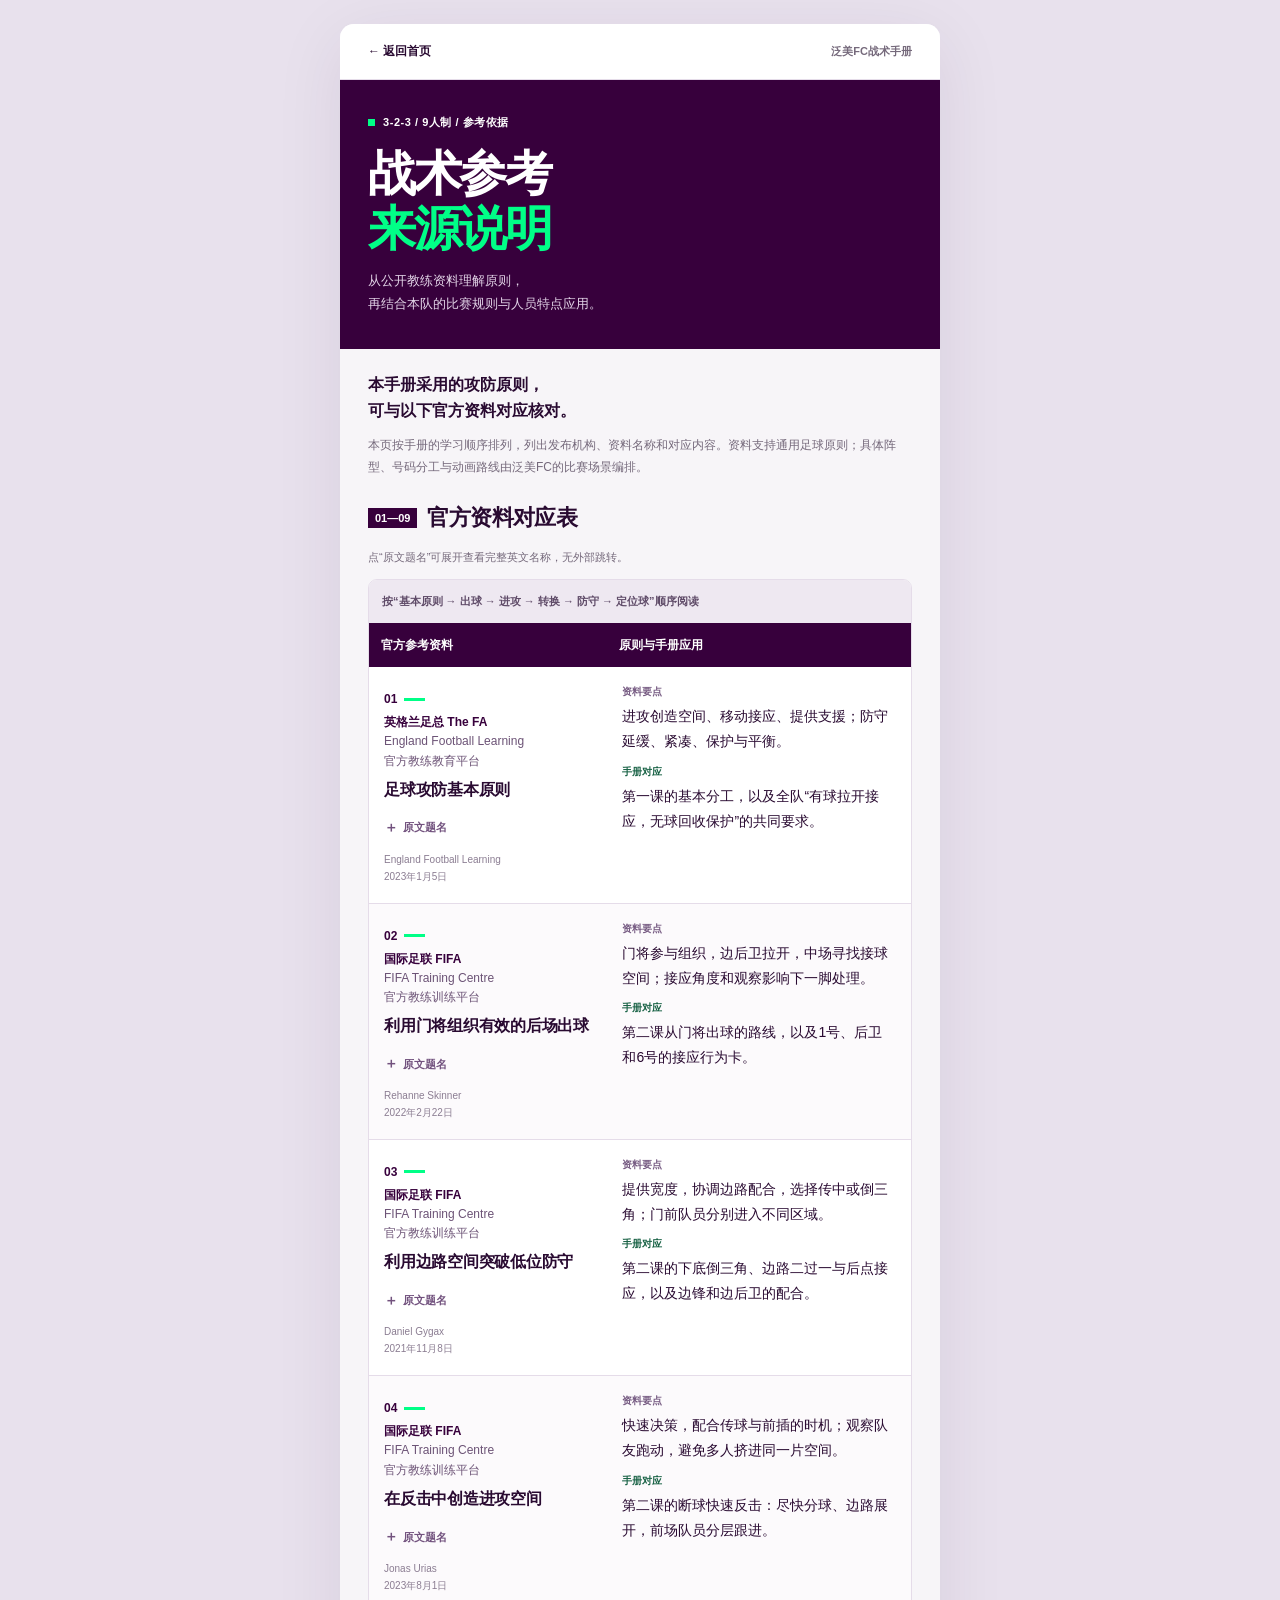
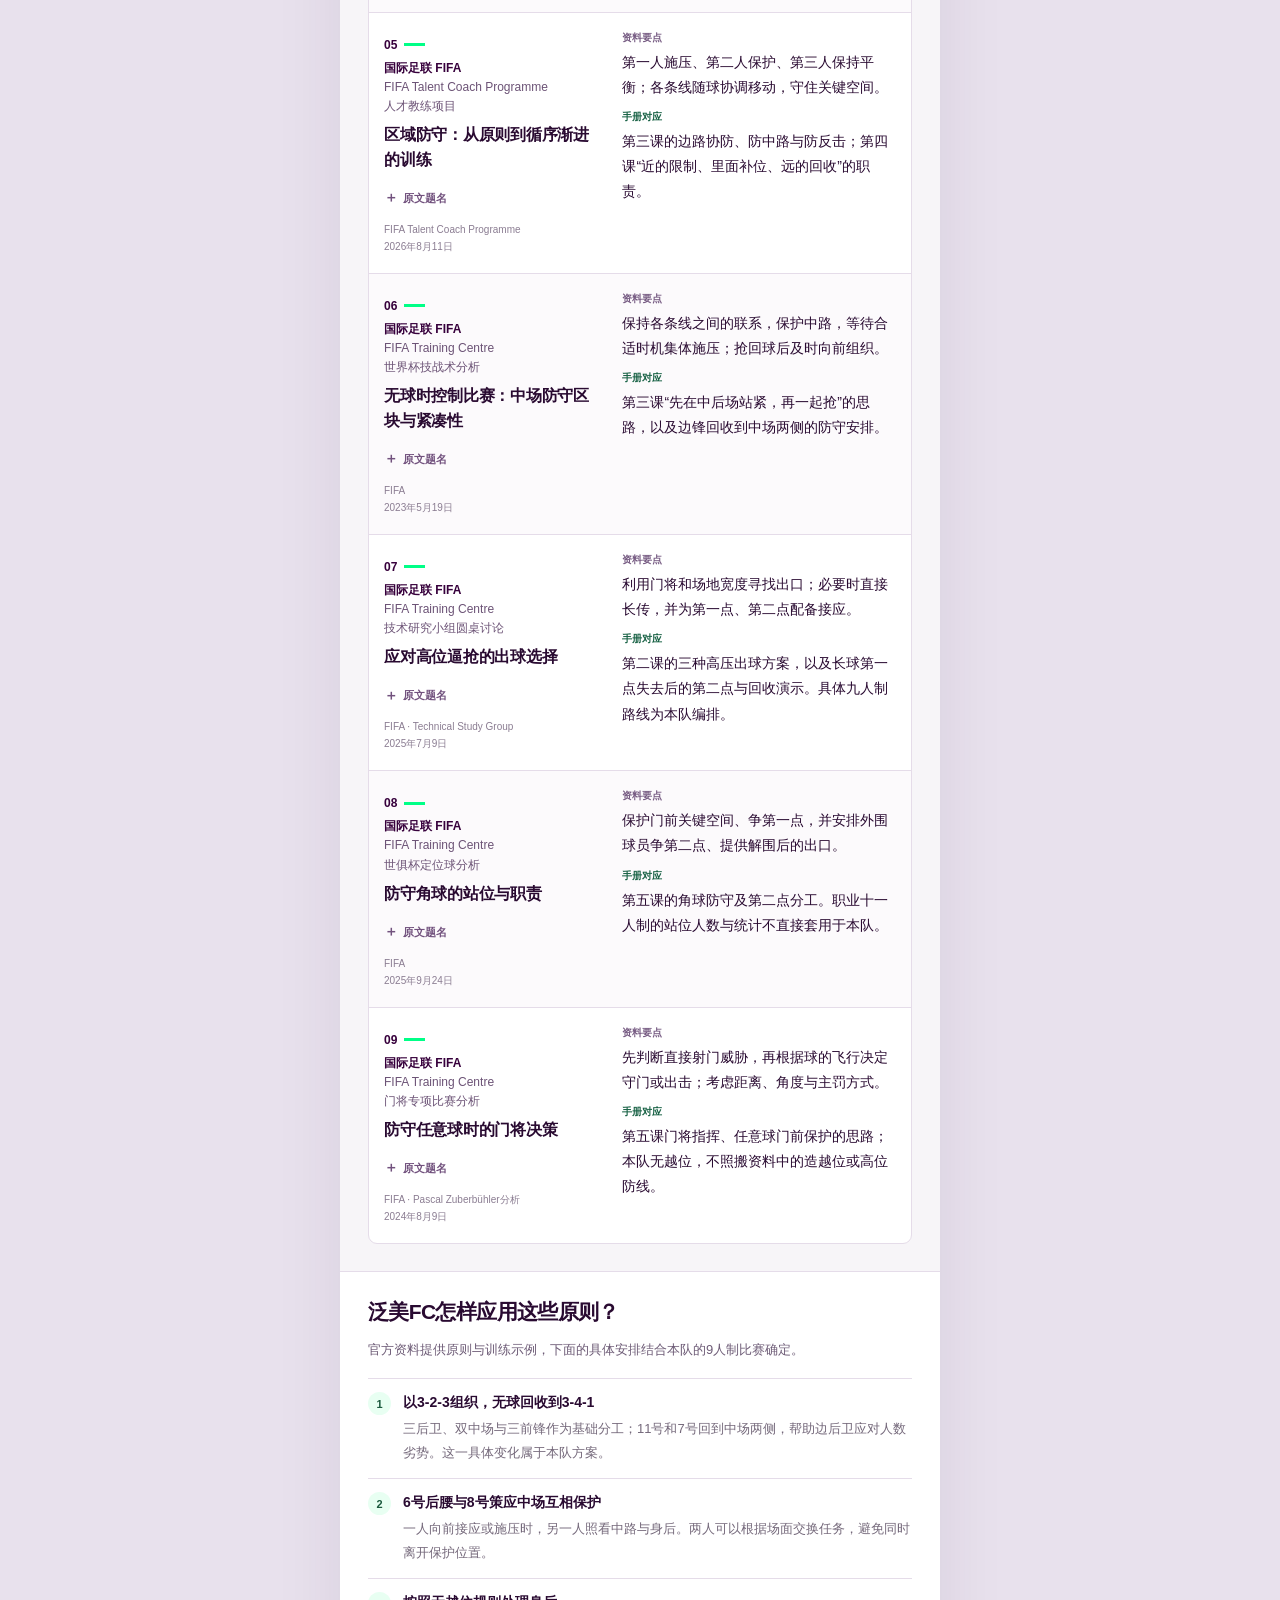
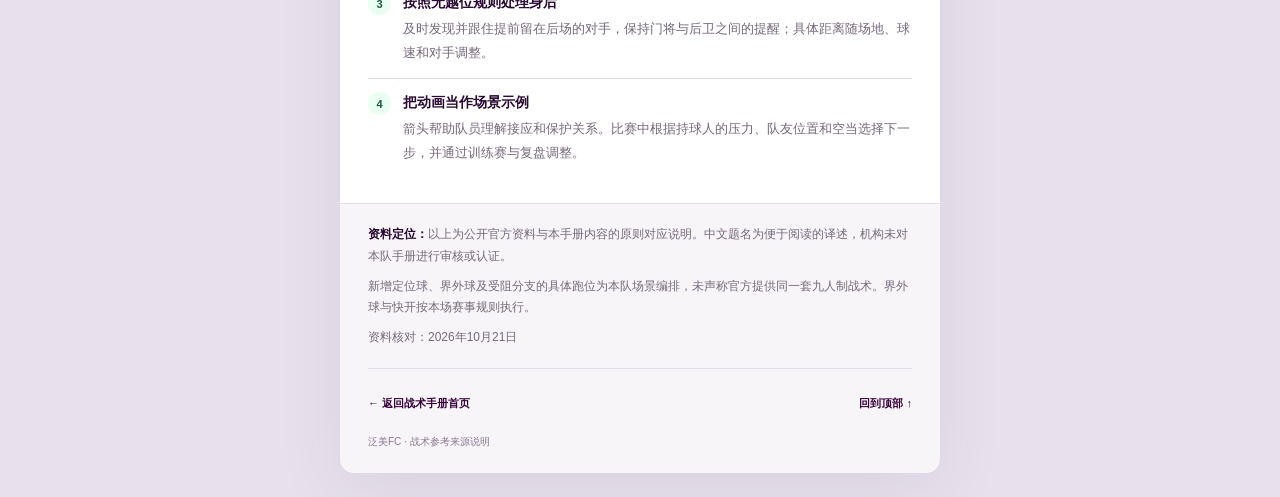
<file: references.html>
<!doctype html>
<html lang="zh-CN">
<head>
<meta charset="utf-8">
<meta name="viewport" content="width=device-width, initial-scale=1, viewport-fit=cover">
<meta name="theme-color" content="#37003c">
<meta name="description" content="泛美FC战术手册的参考来源说明：按学习顺序列出英足总与FIFA官方资料，以及它们对应的攻防原则和本队适配。">
<title>战术参考来源说明｜泛美FC战术手册</title>
<style>
:root{--purple:#37003c;--ink:#290a31;--green:#00ff87;--paper:#f7f5f8;--muted:#75697b;--line:#e5dce9}*{box-sizing:border-box}html{scroll-behavior:smooth}body{margin:0;background:var(--paper);color:var(--ink);font:15px/1.7 -apple-system,BlinkMacSystemFont,"PingFang SC","Microsoft YaHei",sans-serif}h1,h2,h3,p{margin:0}a{color:inherit;text-decoration:none}a:focus-visible,summary:focus-visible{outline:3px solid #ff2882;outline-offset:4px}.wrap{width:min(100% - 36px,560px);margin-inline:auto}.topbar{height:56px;background:white;border-bottom:1px solid var(--line)}.topbar .wrap{height:100%;display:flex;align-items:center;justify-content:space-between;gap:12px;font-size:12px;font-weight:750}.topbar span{color:var(--muted);font-size:11px}.hero{background:var(--purple);color:white;padding:26px 0 29px}.eyebrow{display:flex;align-items:center;gap:8px;font-size:11px;font-weight:800;letter-spacing:.05em}.eyebrow:before{content:"";width:7px;height:7px;background:var(--green)}h1{font-size:37px;line-height:1.15;font-weight:900;letter-spacing:-.05em;margin:14px 0 13px}h1 span{display:block;color:var(--green)}.hero p:last-child{font-size:13px;line-height:1.8;color:#e3d4e8}.intro{padding:23px 0 21px}.intro-lead{font-size:16px;font-weight:800;line-height:1.65}.intro-note{margin-top:9px;font-size:12px;line-height:1.85;color:var(--muted)}.table-section{padding-bottom:27px}.section-heading{display:flex;align-items:center;gap:10px;margin-bottom:12px}.section-heading b{font:800 11px Arial,sans-serif;background:var(--purple);color:white;padding:4px 7px}.section-heading h2{font-size:22px;letter-spacing:-.03em}.table-note{color:var(--muted);font-size:11px;margin-bottom:12px}.table-frame{border:1px solid var(--line);border-radius:9px;overflow:hidden;background:white}table{width:100%;table-layout:fixed;border-collapse:collapse;text-align:left}caption{padding:12px 13px;background:#eee8f1;color:#5f4b68;font-size:11px;text-align:left;font-weight:700}thead th{background:var(--purple);color:white;padding:12px;font-size:12px;font-weight:800}thead th:first-child{width:44%}tbody th,tbody td{vertical-align:top;border-top:1px solid var(--line);padding:15px 11px;font-weight:400}tbody tr:first-child th,tbody tr:first-child td{border-top:0}tbody tr:nth-child(even){background:#fcfafc}.source-no{display:inline-flex;align-items:center;gap:7px;color:var(--purple);font:850 12px Arial,sans-serif;margin-bottom:7px}.source-no:after{content:"";width:21px;height:3px;background:var(--green)}.provider{display:block;color:#6c5376;font-size:11px;line-height:1.6;margin-bottom:7px}.provider strong{display:block;color:var(--purple);font-size:12px}.source-title{font-size:14px;line-height:1.55;font-weight:850;letter-spacing:-.015em}.original{margin-top:10px;color:#7c6f82;font-size:11px;line-height:1.65}.original summary{cursor:pointer;font-weight:700;color:#72527e;min-height:30px;display:flex;align-items:center;gap:5px;list-style:none}.original summary:before{content:"＋";font-size:14px}.original[open] summary:before{content:"−"}.original summary::-webkit-details-marker{display:none}.original p{overflow-wrap:anywhere;margin-top:5px}.byline{font-size:10px;color:#8b7d92;line-height:1.7;margin-top:8px}.application{font-size:13px;line-height:1.8}.application+.application{margin-top:10px}.cell-label{display:block;font-size:10px;line-height:1.4;font-weight:850;color:#775c83;margin-bottom:5px}.application:last-child .cell-label{color:#176144}.scope{padding:22px 0 25px;background:white;border-block:1px solid var(--line)}.scope h2{font-size:21px;letter-spacing:-.03em;margin-bottom:8px}.scope-lead{font-size:13px;color:#6d5b76;line-height:1.8}.scope ol{list-style:none;padding:0;margin:17px 0 0}.scope li{display:grid;grid-template-columns:25px 1fr;gap:10px;padding:13px 0;border-top:1px solid var(--line)}.scope li>span{width:23px;height:23px;border-radius:50%;display:grid;place-items:center;background:#e8fff2;color:#1b5a3d;font:800 11px Arial,sans-serif}.scope h3{font-size:14px;line-height:1.5;margin-bottom:4px}.scope li p{font-size:12px;line-height:1.85;color:var(--muted)}.closing{padding:20px 0}.closing p{font-size:12px;line-height:1.8;color:var(--muted)}.closing strong{color:var(--ink)}.footer{padding:14px 0 calc(23px + env(safe-area-inset-bottom));border-top:1px solid var(--line);font-size:11px;color:#89778f;display:flex;justify-content:space-between;gap:10px;flex-wrap:wrap}.footer a{display:inline-flex;align-items:center;min-height:40px;color:var(--purple);font-weight:750}.footer p{width:100%;font-size:10px}.skip{position:absolute;top:-80px;left:12px;background:white;padding:10px;z-index:3}.skip:focus{top:8px}@media(min-width:760px){body{background:#e8e1ed;padding:24px 0}.page{width:600px;margin:auto;background:var(--paper);border-radius:14px;overflow:hidden;box-shadow:0 15px 70px #2c063a15}.wrap{width:calc(100% - 56px)}h1{font-size:48px}.hero{padding-block:33px}.application{font-size:14px}.source-title{font-size:16px}.provider{font-size:12px}tbody th,tbody td{padding:18px 15px}.scope li p{font-size:13px}}@media(max-width:350px){.wrap{width:calc(100% - 28px)}h1{font-size:34px}thead th{padding:10px 8px}tbody th,tbody td{padding:12px 8px}.source-title{font-size:13px}.application{font-size:12px}}
</style>
</head>
<body id="top">
<a class="skip" href="#source-table">跳到资料对应表</a>
<div class="page">
<header class="topbar"><div class="wrap"><a href="index.html">← 返回首页</a><span>泛美FC战术手册</span></div></header>
<main>
  <section class="hero"><div class="wrap"><p class="eyebrow">3-2-3 / 9人制 / 参考依据</p><h1>战术参考<span>来源说明</span></h1><p>从公开教练资料理解原则，<br>再结合本队的比赛规则与人员特点应用。</p></div></section>
  <section class="wrap intro"><p class="intro-lead">本手册采用的攻防原则，<br>可与以下官方资料对应核对。</p><p class="intro-note">本页按手册的学习顺序排列，列出发布机构、资料名称和对应内容。资料支持通用足球原则；具体阵型、号码分工与动画路线由泛美FC的比赛场景编排。</p></section>
  <section class="wrap table-section" aria-labelledby="table-title"><div class="section-heading"><b>01—09</b><h2 id="table-title">官方资料对应表</h2></div><p class="table-note">点“原文题名”可展开查看完整英文名称，无外部跳转。</p>
    <div class="table-frame"><table id="source-table"><caption>按“基本原则 → 出球 → 进攻 → 转换 → 防守 → 定位球”顺序阅读</caption><thead><tr><th scope="col">官方参考资料</th><th scope="col">原则与手册应用</th></tr></thead><tbody>
      <tr><th scope="row"><span class="source-no">01</span><span class="provider"><strong>英格兰足总 The FA</strong>England Football Learning<br>官方教练教育平台</span><h3 class="source-title">足球攻防基本原则</h3><details class="original"><summary>原文题名</summary><p lang="en">What are the principles of football?</p></details><p class="byline">England Football Learning<br><time datetime="2023-01-05">2023年1月5日</time></p></th><td><p class="application"><span class="cell-label">资料要点</span>进攻创造空间、移动接应、提供支援；防守延缓、紧凑、保护与平衡。</p><p class="application"><span class="cell-label">手册对应</span>第一课的基本分工，以及全队“有球拉开接应，无球回收保护”的共同要求。</p></td></tr>
      <tr><th scope="row"><span class="source-no">02</span><span class="provider"><strong>国际足联 FIFA</strong>FIFA Training Centre<br>官方教练训练平台</span><h3 class="source-title">利用门将组织有效的后场出球</h3><details class="original"><summary>原文题名</summary><p lang="en">Rehanne Skinner: Using the goalkeeper for successful build-up</p></details><p class="byline">Rehanne Skinner<br><time datetime="2022-02-22">2022年2月22日</time></p></th><td><p class="application"><span class="cell-label">资料要点</span>门将参与组织，边后卫拉开，中场寻找接球空间；接应角度和观察影响下一脚处理。</p><p class="application"><span class="cell-label">手册对应</span>第二课从门将出球的路线，以及1号、后卫和6号的接应行为卡。</p></td></tr>
      <tr><th scope="row"><span class="source-no">03</span><span class="provider"><strong>国际足联 FIFA</strong>FIFA Training Centre<br>官方教练训练平台</span><h3 class="source-title">利用边路空间突破低位防守</h3><details class="original"><summary>原文题名</summary><p lang="en">Daniel Gygax: Using wide areas to play around a low block</p></details><p class="byline">Daniel Gygax<br><time datetime="2021-11-08">2021年11月8日</time></p></th><td><p class="application"><span class="cell-label">资料要点</span>提供宽度，协调边路配合，选择传中或倒三角；门前队员分别进入不同区域。</p><p class="application"><span class="cell-label">手册对应</span>第二课的下底倒三角、边路二过一与后点接应，以及边锋和边后卫的配合。</p></td></tr>
      <tr><th scope="row"><span class="source-no">04</span><span class="provider"><strong>国际足联 FIFA</strong>FIFA Training Centre<br>官方教练训练平台</span><h3 class="source-title">在反击中创造进攻空间</h3><details class="original"><summary>原文题名</summary><p lang="en">Jonas Urias: Opening space on the counter-attack</p></details><p class="byline">Jonas Urias<br><time datetime="2023-08-01">2023年8月1日</time></p></th><td><p class="application"><span class="cell-label">资料要点</span>快速决策，配合传球与前插的时机；观察队友跑动，避免多人挤进同一片空间。</p><p class="application"><span class="cell-label">手册对应</span>第二课的断球快速反击：尽快分球、边路展开，前场队员分层跟进。</p></td></tr>
      <tr><th scope="row"><span class="source-no">05</span><span class="provider"><strong>国际足联 FIFA</strong>FIFA Talent Coach Programme<br>人才教练项目</span><h3 class="source-title">区域防守：从原则到循序渐进的训练</h3><details class="original"><summary>原文题名</summary><p lang="en">Zonal defending: From principles to practice using a progressive methodology</p></details><p class="byline">FIFA Talent Coach Programme<br><time datetime="2026-08-11">2026年8月11日</time></p></th><td><p class="application"><span class="cell-label">资料要点</span>第一人施压、第二人保护、第三人保持平衡；各条线随球协调移动，守住关键空间。</p><p class="application"><span class="cell-label">手册对应</span>第三课的边路协防、防中路与防反击；第四课“近的限制、里面补位、远的回收”的职责。</p></td></tr>
      <tr><th scope="row"><span class="source-no">06</span><span class="provider"><strong>国际足联 FIFA</strong>FIFA Training Centre<br>世界杯技战术分析</span><h3 class="source-title">无球时控制比赛：中场防守区块与紧凑性</h3><details class="original"><summary>原文题名</summary><p lang="en">Controlling the game without the ball: The mid-block and compactness</p></details><p class="byline">FIFA<br><time datetime="2023-05-19">2023年5月19日</time></p></th><td><p class="application"><span class="cell-label">资料要点</span>保持各条线之间的联系，保护中路，等待合适时机集体施压；抢回球后及时向前组织。</p><p class="application"><span class="cell-label">手册对应</span>第三课“先在中后场站紧，再一起抢”的思路，以及边锋回收到中场两侧的防守安排。</p></td></tr>
      <tr><th scope="row"><span class="source-no">07</span><span class="provider"><strong>国际足联 FIFA</strong>FIFA Training Centre<br>技术研究小组圆桌讨论</span><h3 class="source-title">应对高位逼抢的出球选择</h3><details class="original"><summary>原文题名</summary><p lang="en">TSG roundtable: Analysing solutions against teams that press high</p></details><p class="byline">FIFA · Technical Study Group<br><time datetime="2025-07-09">2025年7月9日</time></p></th><td><p class="application"><span class="cell-label">资料要点</span>利用门将和场地宽度寻找出口；必要时直接长传，并为第一点、第二点配备接应。</p><p class="application"><span class="cell-label">手册对应</span>第二课的三种高压出球方案，以及长球第一点失去后的第二点与回收演示。具体九人制路线为本队编排。</p></td></tr>
      <tr><th scope="row"><span class="source-no">08</span><span class="provider"><strong>国际足联 FIFA</strong>FIFA Training Centre<br>世俱杯定位球分析</span><h3 class="source-title">防守角球的站位与职责</h3><details class="original"><summary>原文题名</summary><p lang="en">Set plays: Defending corner strategies</p></details><p class="byline">FIFA<br><time datetime="2025-09-24">2025年9月24日</time></p></th><td><p class="application"><span class="cell-label">资料要点</span>保护门前关键空间、争第一点，并安排外围球员争第二点、提供解围后的出口。</p><p class="application"><span class="cell-label">手册对应</span>第五课的角球防守及第二点分工。职业十一人制的站位人数与统计不直接套用于本队。</p></td></tr>
      <tr><th scope="row"><span class="source-no">09</span><span class="provider"><strong>国际足联 FIFA</strong>FIFA Training Centre<br>门将专项比赛分析</span><h3 class="source-title">防守任意球时的门将决策</h3><details class="original"><summary>原文题名</summary><p lang="en">Goalkeeping: Decision-making when defending free kicks</p></details><p class="byline">FIFA · Pascal Zuberbühler分析<br><time datetime="2024-08-09">2024年8月9日</time></p></th><td><p class="application"><span class="cell-label">资料要点</span>先判断直接射门威胁，再根据球的飞行决定守门或出击；考虑距离、角度与主罚方式。</p><p class="application"><span class="cell-label">手册对应</span>第五课门将指挥、任意球门前保护的思路；本队无越位，不照搬资料中的造越位或高位防线。</p></td></tr>
    </tbody></table></div>
  </section>
  <section class="scope" aria-labelledby="scope-title"><div class="wrap"><h2 id="scope-title">泛美FC怎样应用这些原则？</h2><p class="scope-lead">官方资料提供原则与训练示例，下面的具体安排结合本队的9人制比赛确定。</p><ol>
    <li><span>1</span><div><h3>以3-2-3组织，无球回收到3-4-1</h3><p>三后卫、双中场与三前锋作为基础分工；11号和7号回到中场两侧，帮助边后卫应对人数劣势。这一具体变化属于本队方案。</p></div></li>
    <li><span>2</span><div><h3>6号后腰与8号策应中场互相保护</h3><p>一人向前接应或施压时，另一人照看中路与身后。两人可以根据场面交换任务，避免同时离开保护位置。</p></div></li>
    <li><span>3</span><div><h3>按照无越位规则处理身后</h3><p>及时发现并跟住提前留在后场的对手，保持门将与后卫之间的提醒；具体距离随场地、球速和对手调整。</p></div></li>
    <li><span>4</span><div><h3>把动画当作场景示例</h3><p>箭头帮助队员理解接应和保护关系。比赛中根据持球人的压力、队友位置和空当选择下一步，并通过训练赛与复盘调整。</p></div></li>
  </ol></div></section>
  <section class="wrap closing"><p><strong>资料定位：</strong>以上为公开官方资料与本手册内容的原则对应说明。中文题名为便于阅读的译述，机构未对本队手册进行审核或认证。</p><p style="margin-top:8px">新增定位球、界外球及受阻分支的具体跑位为本队场景编排，未声称官方提供同一套九人制战术。界外球与快开按本场赛事规则执行。</p><p style="margin-top:8px">资料核对：<time datetime="2026-10-21">2026年10月21日</time></p></section>
</main>
<footer class="wrap footer"><a href="index.html">← 返回战术手册首页</a><a href="#top">回到顶部 ↑</a><p>泛美FC · 战术参考来源说明</p></footer>
</div>
</body>
</html>
</file>
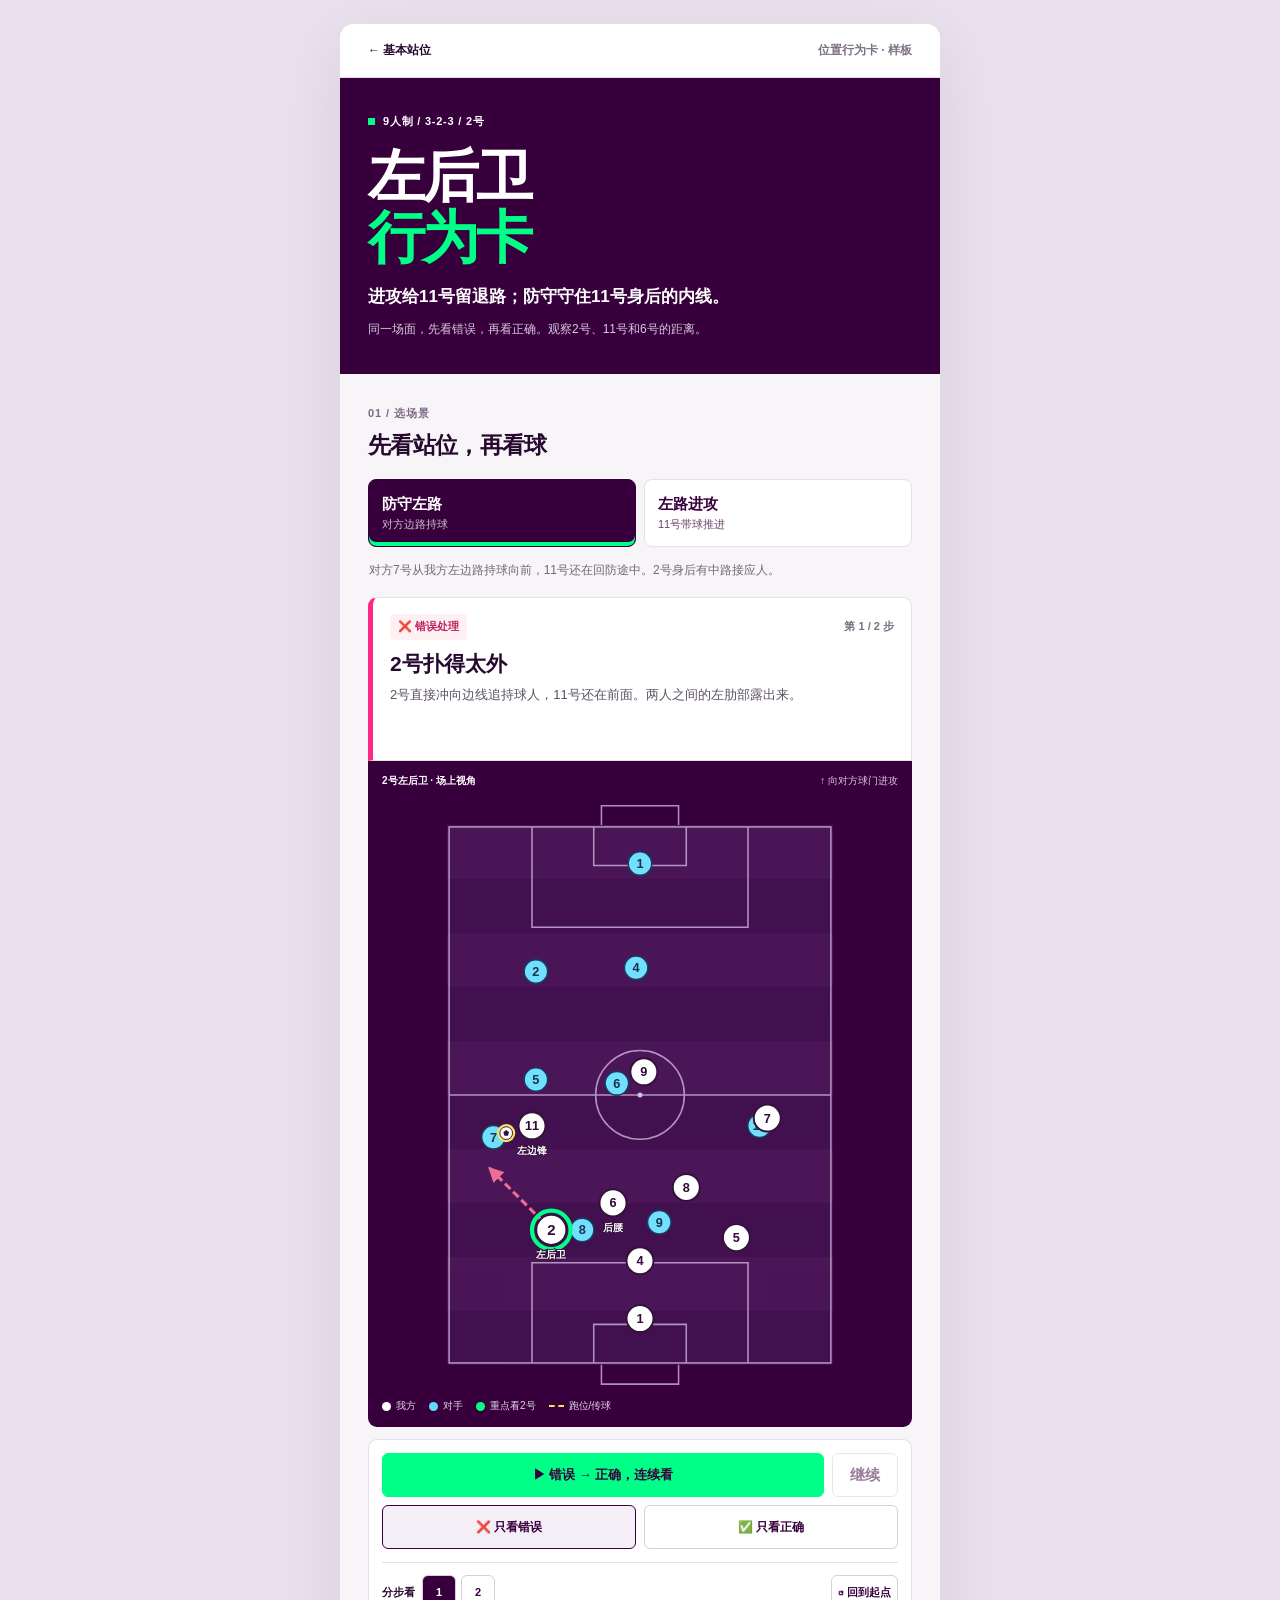
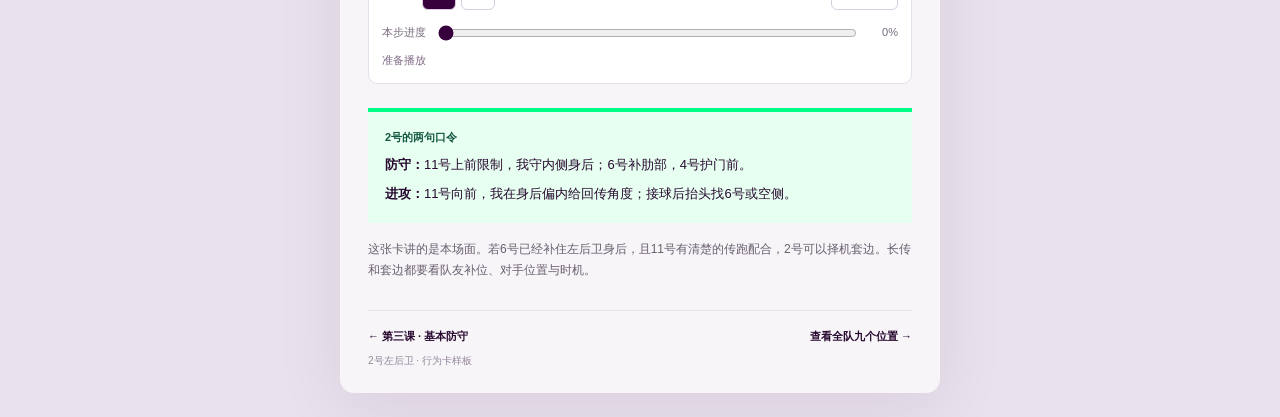
<file: role-2.html>
<!doctype html>
<html lang="zh-CN">
<head>
<meta charset="utf-8">
<meta name="viewport" content="width=device-width, initial-scale=1, viewport-fit=cover">
<meta name="theme-color" content="#37003c">
<meta name="description" content="9人制3-2-3阵型2号左后卫行为卡。对比边路防守和进攻接应的错误与正确跑位，原生网页动画。">
<title>2号左后卫行为卡｜球队战术·样板</title>
<link rel="stylesheet" href="role-2.css">
<script defer src="role-model.js"></script><script defer src="role-2.js"></script>
</head>
<body>
<a class="skip" href="#lesson">跳到动画</a>
<div class="page">
  <header class="topbar"><div class="wrap bar-inner"><a href="index.html#role-2">← 基本站位</a><span>位置行为卡 · 样板</span></div></header>
  <main>
    <section class="hero"><div class="wrap"><p class="eyebrow">9人制 / 3-2-3 / 2号</p><h1>左后卫<span>行为卡</span></h1><p class="hero-lead">进攻给11号留退路；防守守住11号身后的内线。</p><p class="hero-small">同一场面，先看错误，再看正确。观察2号、11号和6号的距离。</p></div></section>
    <section class="wrap lesson" id="lesson" aria-label="左后卫战术动画">
      <div class="section-heading"><span>01 / 选场景</span><h2>先看站位，再看球</h2></div>
      <div class="scene-tabs" role="group" aria-label="选择场景"><button type="button" data-scene="0" aria-pressed="true"><b>防守左路</b><small>对方边路持球</small></button><button type="button" data-scene="1" aria-pressed="false"><b>左路进攻</b><small>11号带球推进</small></button></div>
      <p class="condition" id="condition"></p>
      <div class="explainer" aria-live="polite"><div class="step-kicker"><span id="verdict" class="verdict">❌ 错误处理</span><span id="step-index">第 1 / 2 步</span></div><h2 id="step-title"></h2><p id="step-text"></p></div>
      <div class="board"><div class="board-top"><strong>2号左后卫 · 场上视角</strong><span>↑ 向对方球门进攻</span></div>
        <svg id="pitch" viewBox="-4 -7 108 153" role="img" aria-labelledby="board-title" aria-describedby="step-title step-text"><title id="board-title">左后卫跑位动画，我方白色，对手蓝色</title>
          <defs><pattern id="grass" width="100" height="28" patternUnits="userSpaceOnUse"><rect width="100" height="28" fill="#43104f"/><rect width="100" height="14" fill="#4a1657"/></pattern><marker id="run-arrow" markerWidth="4" markerHeight="4" viewBox="0 0 5 5" refX="4.3" refY="2.5" orient="auto" markerUnits="userSpaceOnUse"><path d="M0 0 5 2.5 0 5Z" fill="#00ff87"/></marker><marker id="bad-arrow" markerWidth="4" markerHeight="4" viewBox="0 0 5 5" refX="4.3" refY="2.5" orient="auto" markerUnits="userSpaceOnUse"><path d="M0 0 5 2.5 0 5Z" fill="#ff7899"/></marker><marker id="ball-arrow" markerWidth="4" markerHeight="4" viewBox="0 0 5 5" refX="4.3" refY="2.5" orient="auto" markerUnits="userSpaceOnUse"><path d="M0 0 5 2.5 0 5Z" fill="#ffe15f"/></marker></defs>
          <rect width="100" height="140" fill="url(#grass)"/><g fill="none" stroke="#d9bfe5" stroke-width=".4" opacity=".75"><rect x=".5" y=".5" width="99" height="139"/><path d="M.5 70h99 M22 .5v26h56V.5 M38 .5v10h24V.5 M22 139.5v-26h56v26 M38 139.5v-10h24v10 M40 0v-5h20v5 M40 140v5h20v-5"/><circle cx="50" cy="70" r="11.5"/></g><circle cx="50" cy="70" r=".65" fill="#d9bfe5"/>
          <g id="routes" aria-hidden="true"></g><g id="opponents"></g><g id="own-players"></g><g id="ball" aria-label="足球"><circle r="2.35" fill="#ffe15f"/><circle r="1.65" fill="#fff" stroke="#30113c" stroke-width=".25"/><path d="M0-.8 .75-.24 .46.68H-.46L-.75-.24Z" fill="#30113c"/></g>
        </svg>
        <div class="legend"><span><i class="our-dot"></i>我方</span><span><i class="their-dot"></i>对手</span><span><i class="focus-dot"></i>重点看2号</span><span><i class="path-line"></i>跑位/传球</span></div>
      </div>
      <div class="player-controls"><div class="main-controls"><button type="button" id="compare" class="primary">▶ 错误 → 正确，连续看</button><button type="button" id="pause" disabled>暂停</button></div><div class="alternative"><button type="button" id="wrong">❌ 只看错误</button><button type="button" id="right">✅ 只看正确</button></div><div class="step-controls"><span>分步看</span><div id="step-buttons" class="step-buttons"></div><button type="button" id="reset">↺ 回到起点</button></div><label class="scrub"><span>本步进度</span><input id="progress" type="range" min="0" max="1000" value="0" aria-label="本步进度"><output id="progress-label">0%</output></label><p class="play-status" id="play-status" aria-live="polite">准备播放</p></div>
    </section>
    <section class="wrap bottom"><div class="rule"><p class="rule-label">2号的两句口令</p><p><b>防守：</b>11号上前限制，我守内侧身后；6号补肋部，4号护门前。</p><p><b>进攻：</b>11号向前，我在身后偏内给回传角度；接球后抬头找6号或空侧。</p></div><p class="nuance">这张卡讲的是本场面。若6号已经补住左后卫身后，且11号有清楚的传跑配合，2号可以择机套边。长传和套边都要看队友补位、对手位置与时机。</p></section>
  </main>
  <footer class="wrap footer"><a href="defense.html">← 第三课 · 基本防守</a><a href="roles.html#role-2">查看全队九个位置 →</a><p>2号左后卫 · 行为卡样板</p></footer>
</div>
<noscript><p class="noscript">请开启 JavaScript 观看动画。左后卫防守时留在边锋身后偏内侧，进攻时留回传角度，套边要有人补位。</p></noscript>
</body>
</html>
</file>
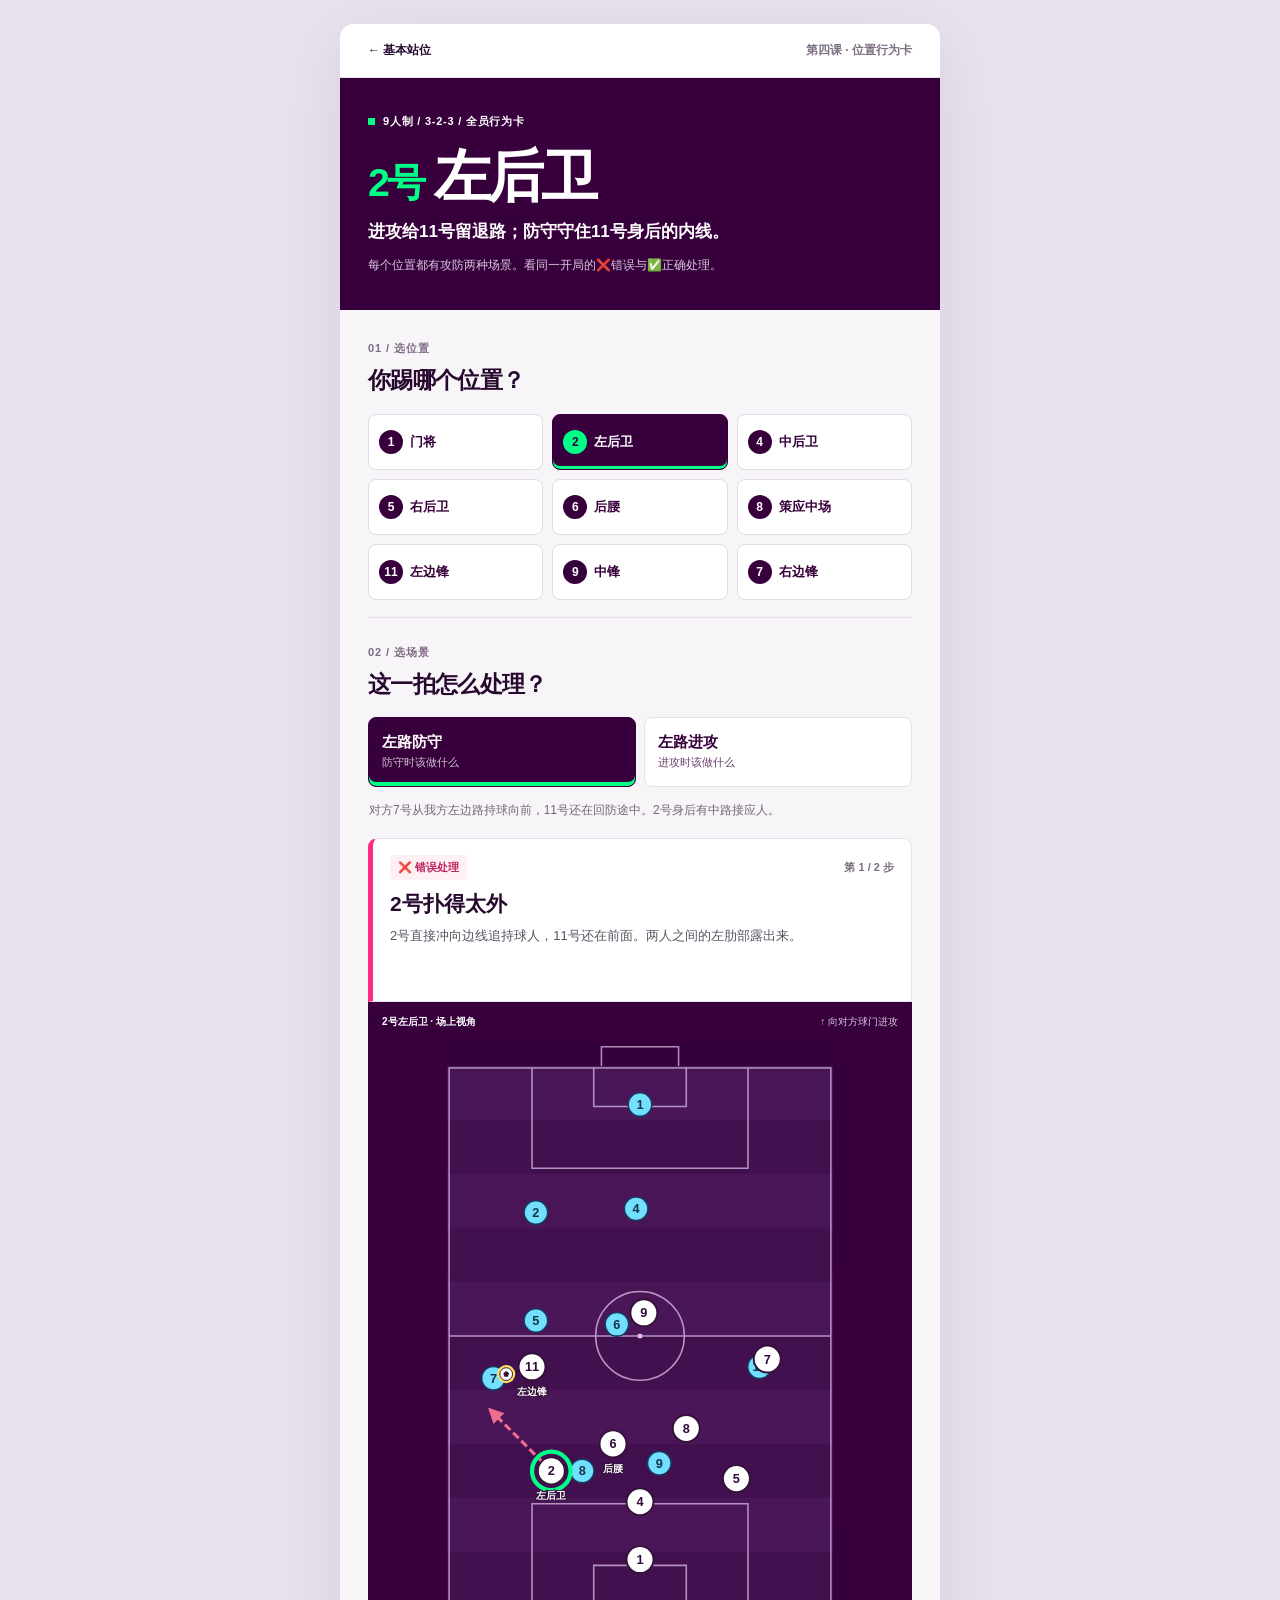
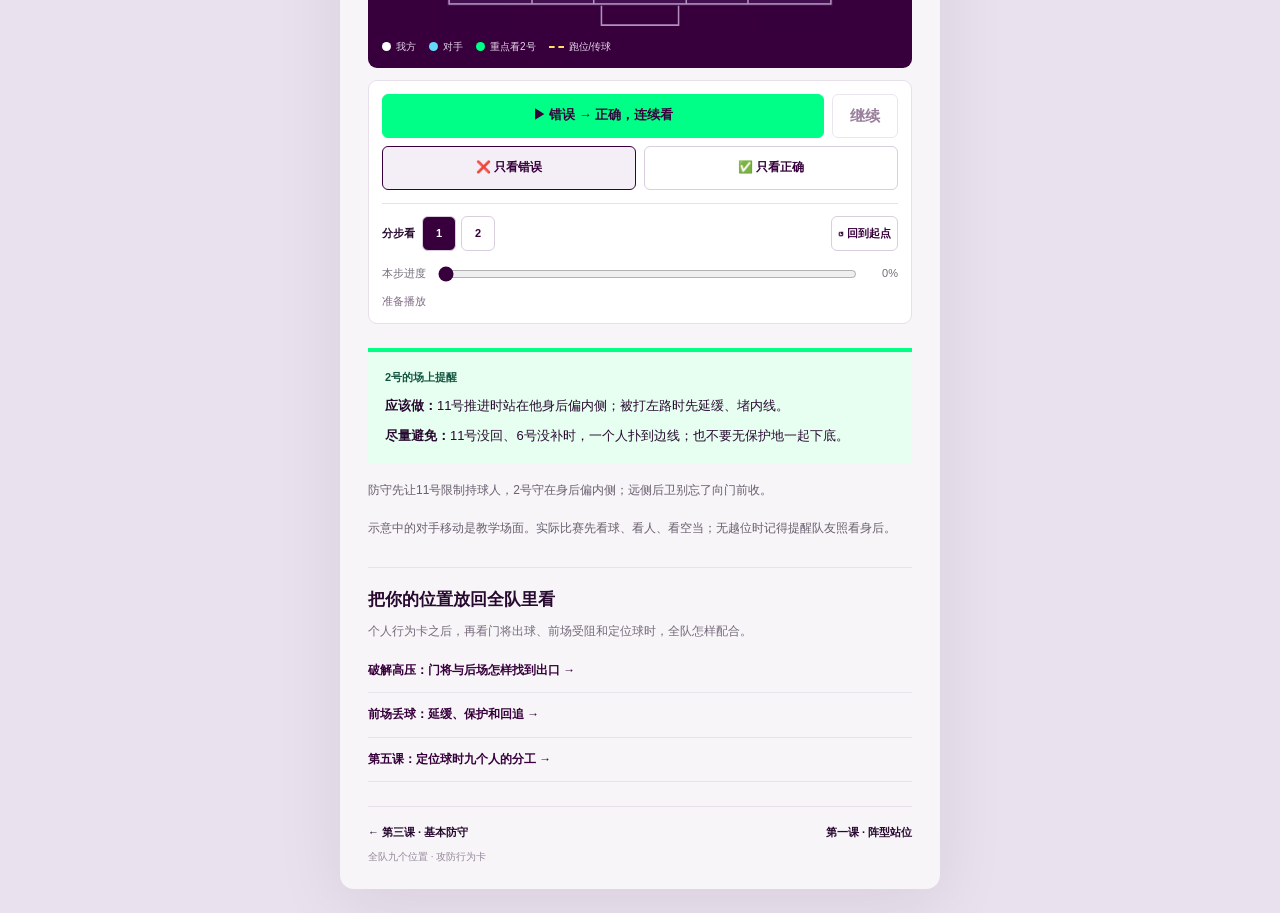
<file: roles.html>
<!doctype html>
<html lang="zh-CN">
<head>
<meta charset="utf-8">
<meta name="viewport" content="width=device-width, initial-scale=1, viewport-fit=cover">
<meta name="theme-color" content="#37003c">
<meta name="description" content="9人制3-2-3全队九个位置行为卡。每个位置分别演示进攻、防守时的错误与正确跑位，手机上逐步播放。">
<title>全队九个位置行为卡｜9人制3-2-3战术</title>
<link rel="stylesheet" href="role-2.css">
<link rel="stylesheet" href="roles.css?v=20261021-2">
<script defer src="role-model.js"></script><script defer src="roles-model.js"></script><script defer src="roles.js"></script>
</head>
<body>
<a class="skip" href="#lesson">跳到动画</a>
<div class="page">
  <header class="topbar"><div class="wrap bar-inner"><a href="index.html">← 基本站位</a><span>第四课 · 位置行为卡</span></div></header>
  <main>
    <section class="hero"><div class="wrap"><p class="eyebrow">9人制 / 3-2-3 / 全员行为卡</p><h1><span id="role-number">2号</span><span id="role-name">左后卫</span></h1><p class="hero-lead" id="role-lead">进攻给11号留退路；防守守住11号身后的内线。</p><p class="hero-small">每个位置都有攻防两种场景。看同一开局的❌错误与✅正确处理。</p></div></section>
    <section class="wrap role-picker" aria-labelledby="pick-title"><div class="section-heading"><span>01 / 选位置</span><h2 id="pick-title">你踢哪个位置？</h2></div><div id="role-buttons" class="role-buttons" role="group" aria-label="九个位置"></div></section>
    <section class="wrap lesson" id="lesson" aria-label="位置战术动画">
      <div class="section-heading"><span>02 / 选场景</span><h2>这一拍怎么处理？</h2></div>
      <div class="scene-tabs" role="group" aria-label="选择场景"><button type="button" data-scene="0" aria-pressed="true"><b id="defense-name">防守左路</b><small>防守时该做什么</small></button><button type="button" data-scene="1" aria-pressed="false"><b id="attack-name">左路进攻</b><small>进攻时该做什么</small></button></div>
      <p class="condition" id="condition"></p>
      <div class="explainer" aria-live="polite"><div class="step-kicker"><span id="verdict" class="verdict">❌ 错误处理</span><span id="step-index">第 1 / 2 步</span></div><h2 id="step-title"></h2><p id="step-text"></p></div>
      <div class="board"><div class="board-top"><strong id="board-role">2号左后卫 · 场上视角</strong><span>↑ 向对方球门进攻</span></div>
        <svg id="pitch" viewBox="-4 -7 108 153" role="img" aria-labelledby="board-title" aria-describedby="step-title step-text"><title id="board-title">位置跑位动画，我方白色，对手蓝色</title>
          <defs><pattern id="grass" width="100" height="28" patternUnits="userSpaceOnUse"><rect width="100" height="28" fill="#43104f"/><rect width="100" height="14" fill="#4a1657"/></pattern><marker id="run-arrow" markerWidth="4" markerHeight="4" viewBox="0 0 5 5" refX="4.3" refY="2.5" orient="auto" markerUnits="userSpaceOnUse"><path d="M0 0 5 2.5 0 5Z" fill="#00ff87"/></marker><marker id="bad-arrow" markerWidth="4" markerHeight="4" viewBox="0 0 5 5" refX="4.3" refY="2.5" orient="auto" markerUnits="userSpaceOnUse"><path d="M0 0 5 2.5 0 5Z" fill="#ff7899"/></marker><marker id="ball-arrow" markerWidth="4" markerHeight="4" viewBox="0 0 5 5" refX="4.3" refY="2.5" orient="auto" markerUnits="userSpaceOnUse"><path d="M0 0 5 2.5 0 5Z" fill="#ffe15f"/></marker></defs>
          <rect width="100" height="140" fill="url(#grass)"/><g fill="none" stroke="#d9bfe5" stroke-width=".4" opacity=".75"><rect x=".5" y=".5" width="99" height="139"/><path d="M.5 70h99 M22 .5v26h56V.5 M38 .5v10h24V.5 M22 139.5v-26h56v26 M38 139.5v-10h24v10 M40 0v-5h20v5 M40 140v5h20v-5"/><circle cx="50" cy="70" r="11.5"/></g><circle cx="50" cy="70" r=".65" fill="#d9bfe5"/>
          <g id="routes" aria-hidden="true"></g><g id="opponents"></g><g id="own-players"></g><g id="ball" aria-label="足球"><circle r="2.35" fill="#ffe15f"/><circle r="1.65" fill="#fff" stroke="#30113c" stroke-width=".25"/><path d="M0-.8 .75-.24 .46.68H-.46L-.75-.24Z" fill="#30113c"/></g>
        </svg>
        <div class="legend"><span><i class="our-dot"></i>我方</span><span><i class="their-dot"></i>对手</span><span><i class="focus-dot"></i><span id="legend-role">重点看2号</span></span><span><i class="path-line"></i>跑位/传球</span></div>
      </div>
      <div class="player-controls"><div class="main-controls"><button type="button" id="compare" class="primary">▶ 错误 → 正确，连续看</button><button type="button" id="pause" disabled>暂停</button></div><div class="alternative"><button type="button" id="wrong">❌ 只看错误</button><button type="button" id="right">✅ 只看正确</button></div><div class="step-controls"><span>分步看</span><div id="step-buttons" class="step-buttons"></div><button type="button" id="reset">↺ 回到起点</button></div><label class="scrub"><span>本步进度</span><input id="progress" type="range" min="0" max="1000" value="0" aria-label="本步进度"><output id="progress-label">0%</output></label><p class="play-status" id="play-status" aria-live="polite">准备播放</p></div>
    </section>
    <section class="wrap bottom"><div class="rule"><p class="rule-label" id="role-rule">2号的场上提醒</p><p><b>应该做：</b><span id="do-text"></span></p><p><b>尽量避免：</b><span id="dont-text"></span></p></div><p class="nuance" id="scene-tip"></p><p class="nuance">示意中的对手移动是教学场面。实际比赛先看球、看人、看空当；无越位时记得提醒队友照看身后。</p></section>
    <section class="wrap role-followups"><h2>把你的位置放回全队里看</h2><p>个人行为卡之后，再看门将出球、前场受阻和定位球时，全队怎样配合。</p><a href="attack.html#press-short">破解高压：门将与后场怎样找到出口 →</a><a href="attack.html#cutback-lost">前场丢球：延缓、保护和回追 →</a><a href="setpieces.html">第五课：定位球时九个人的分工 →</a></section>
  </main>
  <footer class="wrap footer"><a href="defense.html">← 第三课 · 基本防守</a><a href="index.html">第一课 · 阵型站位</a><p>全队九个位置 · 攻防行为卡</p></footer>
</div>
<noscript><p class="noscript">请开启 JavaScript 观看九个位置的网页动画。</p></noscript>
</body>
</html>
</file>
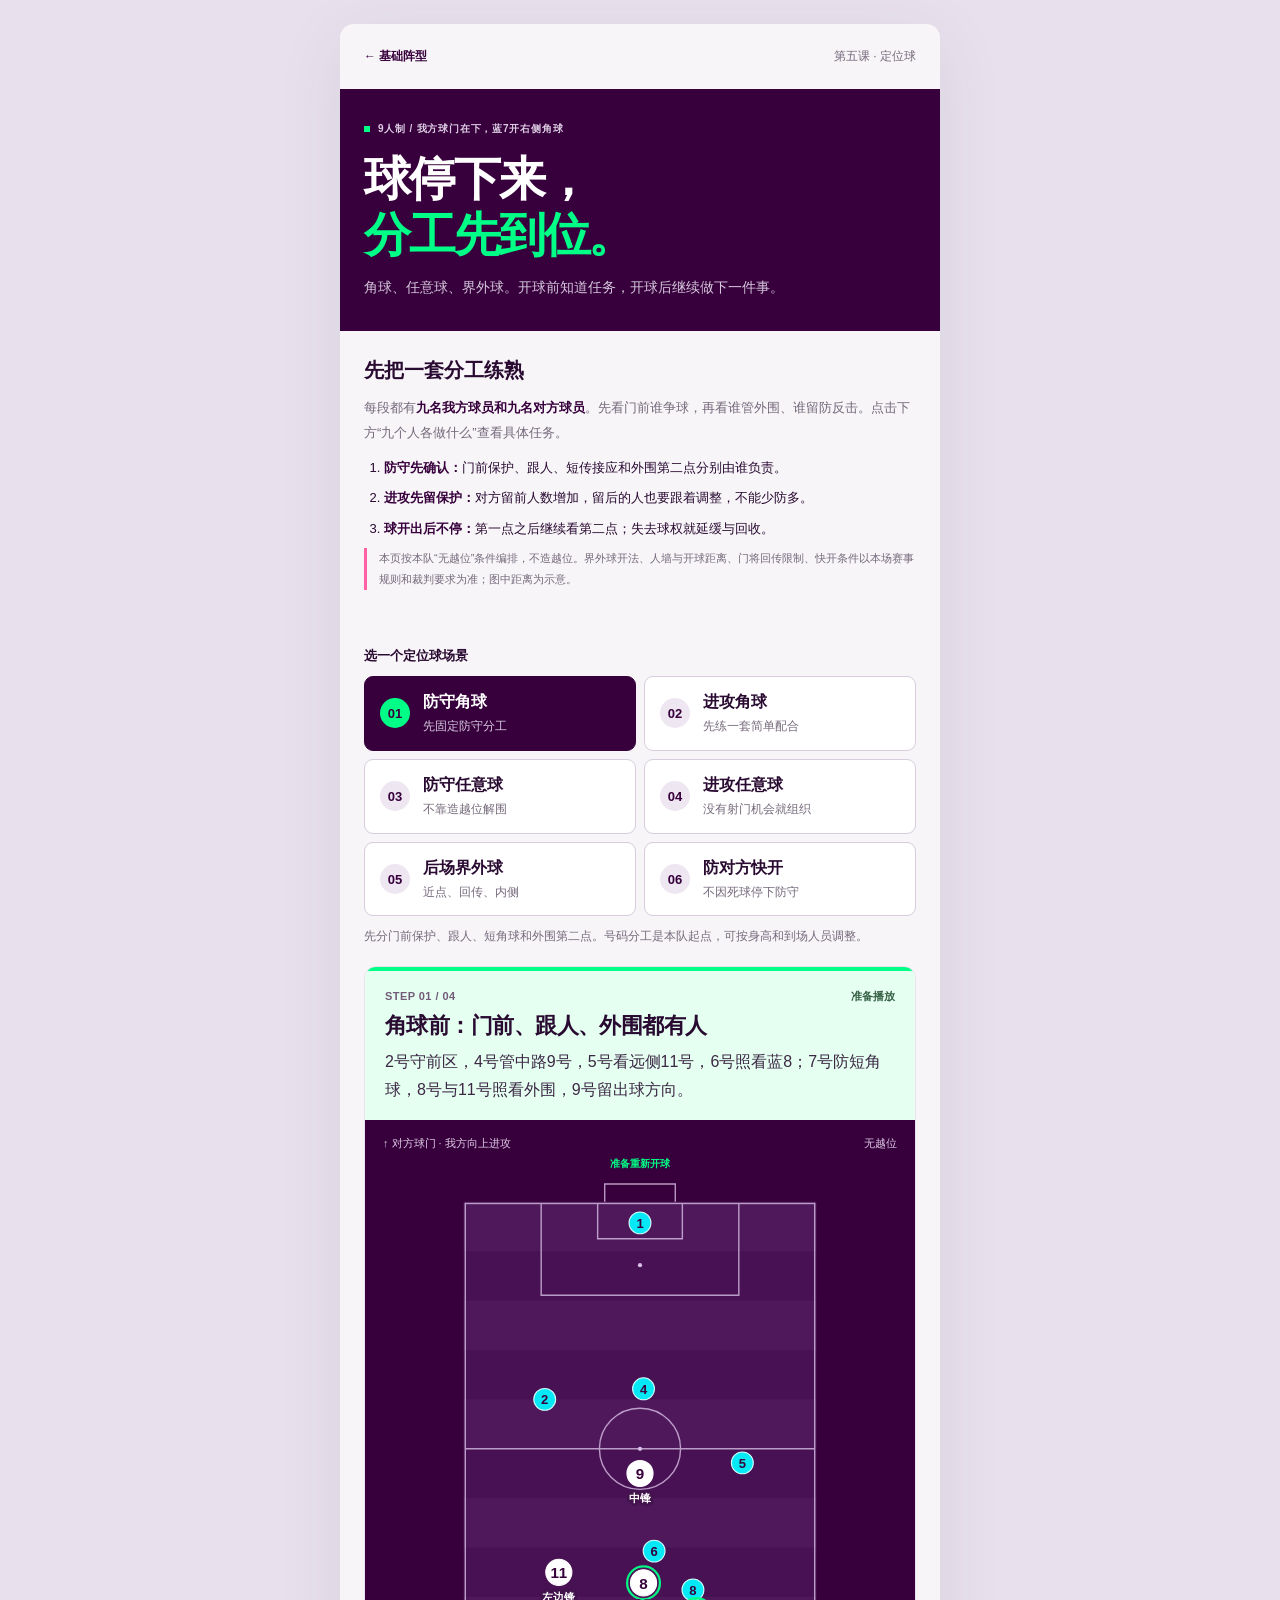
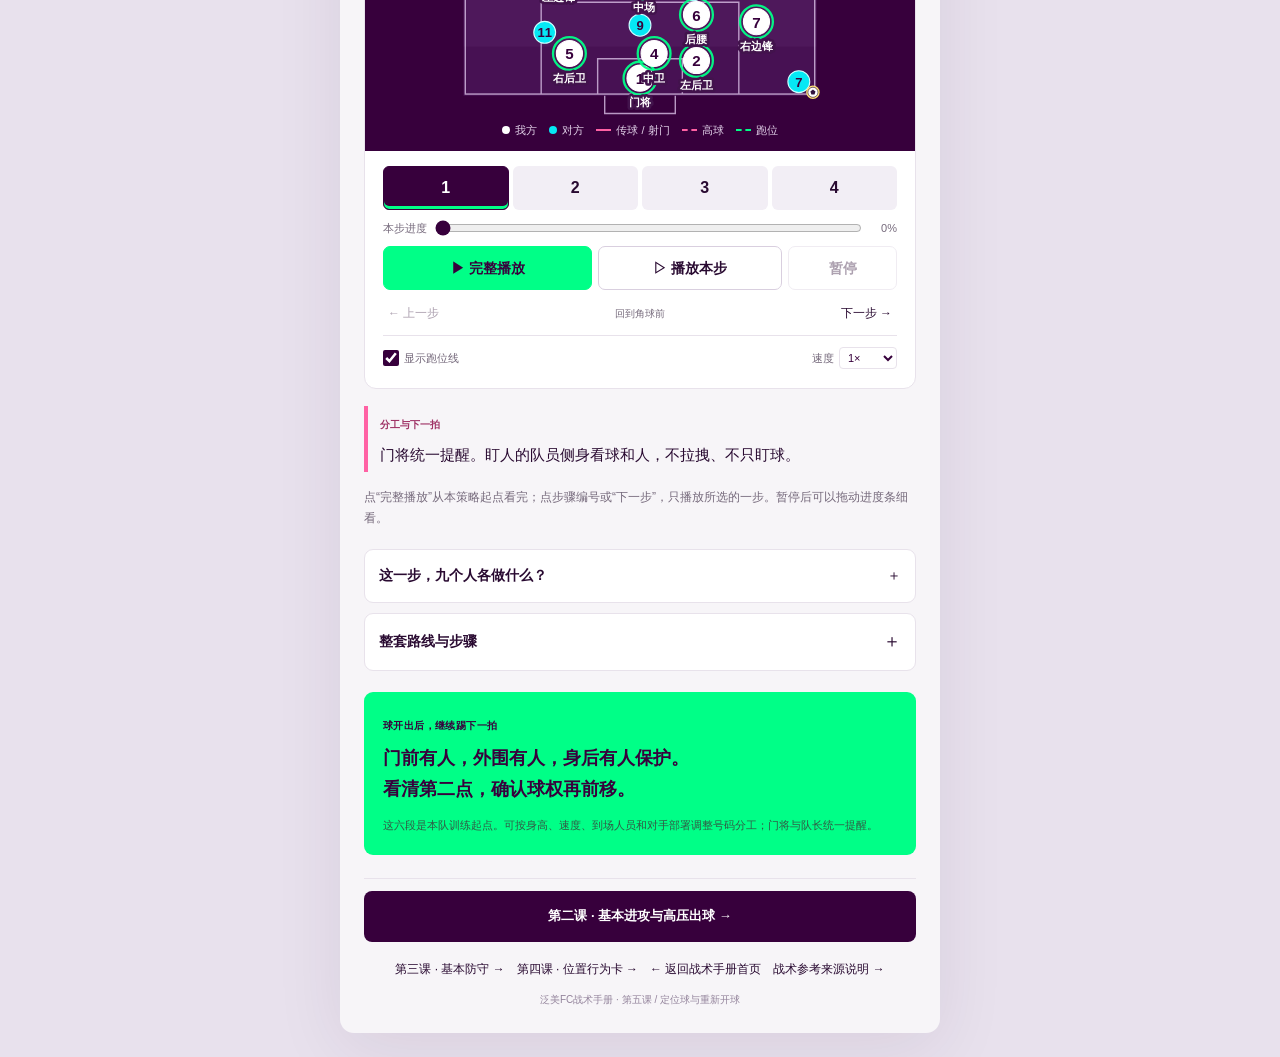
<file: setpieces.html>
<!doctype html>
<html lang="zh-CN">
<head>
<meta charset="utf-8">
<meta name="viewport" content="width=device-width, initial-scale=1, viewport-fit=cover">
<meta name="theme-color" content="#37003c">
<meta name="description" content="泛美FC9人制定位球课：角球、任意球、界外球与防对方快开，六段原生网页动画展示全队分工和第二点。">
<title>定位球与重新开球｜泛美FC战术手册·第五课</title>
<link rel="stylesheet" href="attack.css?v=20261021-2">
<script defer src="attack-model.js?v=20261021-2"></script>
<script defer src="setpieces-model.js?v=20261021-2"></script>
<script defer src="attack.js?v=20261021-2"></script>
</head>
<body>
<a class="skip" href="#player">跳到动画课堂</a>
<div class="page">
  <header class="topbar wrap"><a href="index.html" class="back-link">← 基础阵型</a><span>第五课 · 定位球</span></header>
  <main>
    <section class="hero"><div class="wrap"><p class="eyebrow" id="origin-text">9人制 / 无越位 / 定位球</p><h1>球停下来，<br><span>分工先到位。</span></h1><p>角球、任意球、界外球。开球前知道任务，开球后继续做下一件事。</p></div></section>
    <section class="wrap restart-intro" aria-labelledby="restart-title"><h2 id="restart-title">先把一套分工练熟</h2><p>每段都有<strong>九名我方球员和九名对方球员</strong>。先看门前谁争球，再看谁管外围、谁留防反击。点击下方“九个人各做什么”查看具体任务。</p><ol><li><strong>防守先确认：</strong>门前保护、跟人、短传接应和外围第二点分别由谁负责。</li><li><strong>进攻先留保护：</strong>对方留前人数增加，留后的人也要跟着调整，不能少防多。</li><li><strong>球开出后不停：</strong>第一点之后继续看第二点；失去球权就延缓与回收。</li></ol><p class="rule-note">本页按本队“无越位”条件编排，不造越位。界外球开法、人墙与开球距离、门将回传限制、快开条件以本场赛事规则和裁判要求为准；图中距离为示意。</p></section>
    <section class="wrap strategy-section" aria-labelledby="strategy-title">
      <h2 id="strategy-title" class="small-heading">选一个定位球场景</h2>
      <div class="strategy-tabs" aria-label="选择定位球场景"></div>
      <p id="strategy-condition" class="condition"></p>
    </section>

    <section class="wrap classroom" id="player" aria-label="定位球与重新开球动画播放器">
      <div class="step-copy">
        <div class="step-meta"><span id="step-count">STEP 01 / 07</span><span id="play-status" aria-live="polite">准备播放</span></div>
        <h2 id="step-title"></h2>
        <p id="step-text"></p>
      </div>
      <div class="field-shell">
        <div class="pitch-direction"><span>↑ 对方球门 · 我方向上进攻</span><span>无越位</span></div>
        <p id="possession-status" class="possession-status" aria-live="off"></p>
        <svg id="tactic-board" viewBox="-4 -7 108 153" role="img" aria-labelledby="board-title" aria-describedby="step-title step-text">
          <title id="board-title">定位球动画，我方白色、对方蓝色，双方各九人</title>
          <defs>
            <pattern id="attack-grass" width="100" height="28" patternUnits="userSpaceOnUse"><rect width="100" height="28" fill="#471153"/><rect width="100" height="14" fill="#4e185b"/></pattern>
            <marker id="pass-arrow" markerWidth="4.3" markerHeight="4.3" viewBox="0 0 5 5" refX="4.2" refY="2.5" orient="auto" markerUnits="userSpaceOnUse"><path d="M0 0L5 2.5 0 5Z" fill="#ff61a4"/></marker>
            <marker id="run-arrow" markerWidth="3.6" markerHeight="3.6" viewBox="0 0 5 5" refX="4.2" refY="2.5" orient="auto" markerUnits="userSpaceOnUse"><path d="M0 0L5 2.5 0 5Z" fill="#00ff87"/></marker>
          </defs>
          <rect x="0" y="0" width="100" height="140" fill="url(#attack-grass)"/>
          <g class="pitch-lines" fill="none" stroke="#d9bfe5" stroke-width=".4" opacity=".8"><rect x=".5" y=".5" width="99" height="139"/><path d="M.5 70h99 M22 .5v26h56V.5 M38 .5v10h24V.5 M22 139.5v-26h56v26 M38 139.5v-10h24v10 M40 0v-5h20v5 M40 140v5h20v-5"/><circle cx="50" cy="70" r="11.5"/></g>
          <g fill="#d9bfe5"><circle cx="50" cy="70" r=".6"/><circle cx="50" cy="18" r=".6"/><circle cx="50" cy="122" r=".6"/></g>
          <g id="run-routes" aria-hidden="true"></g><g id="pass-routes" aria-hidden="true"></g>
          <g id="opponents"></g><g id="our-players"></g>
          <g id="football" aria-label="足球"><circle r="1.9" fill="#ffe377"/><circle r="1.43" fill="#fff" stroke="#30113c" stroke-width=".18"/><path d="M0-.76 .72-.23 .45.65H-.45L-.72-.23Z" fill="#30113c"/></g>
        </svg>
        <div class="legend" aria-label="图例"><span><i class="own-dot"></i>我方</span><span><i class="opp-dot"></i>对方</span><span><i class="pass-line"></i>传球 / 射门</span><span><i class="high-line"></i>高球</span><span><i class="run-line"></i>跑位</span></div>
      </div>
      <div class="controls">
        <div id="step-chips" class="step-chips" aria-label="点击步骤编号，播放该步骤"></div>
        <label class="scrubber-label"><span>本步进度</span><input id="scrubber" type="range" min="0" max="1000" value="0" aria-label="拖动查看本步进度"><output id="progress-value">0%</output></label>
        <div class="play-buttons"><button type="button" id="play-all" class="primary">▶ 完整播放</button><button type="button" id="play-step">▷ 播放本步</button><button type="button" id="pause" disabled>暂停</button></div>
        <div class="step-nav"><button type="button" id="prev-step">← 上一步</button><button type="button" id="reset">回到场景起点</button><button type="button" id="next-step">下一步 →</button></div>
        <div class="player-options"><label><input id="show-runs" type="checkbox" checked>显示跑位线</label><label>速度 <select id="speed" aria-label="播放速度"><option value="0.75">0.75×</option><option value="1" selected>1×</option><option value="1.5">1.5×</option></select></label></div>
      </div>
    </section>

    <section class="wrap support-section">
      <div class="guard"><span class="guard-label">分工与下一拍</span><p id="guard-text"></p></div>
      <aside id="followup-panel" class="followup-panel" hidden><h3>遇到这些情况，接着看</h3><p>点击进入对应情景，从该分支的起点重新演示。</p><div id="followup-links"></div></aside>
      <p class="how-to">点“完整播放”从本策略起点看完；点步骤编号或“下一步”，只播放所选的一步。暂停后可以拖动进度条细看。</p>
      <details class="duties" id="duties"><summary><span>这一步，九个人各做什么？</span><b aria-hidden="true">＋</b></summary><ol id="duty-list"></ol></details>
      <details class="all-steps"><summary><span>整套路线与步骤</span><b aria-hidden="true">＋</b></summary><p id="route-summary"></p><p id="principle"></p><ol id="step-list"></ol></details>
      <aside class="remember"><span>球开出后，继续踢下一拍</span><p>门前有人，外围有人，身后有人保护。<br>看清第二点，确认球权再前移。</p><small>这六段是本队训练起点。可按身高、速度、到场人员和对手部署调整号码分工；门将与队长统一提醒。</small></aside>
    </section>
  </main>
  <footer class="wrap footer"><a href="attack.html" class="next-lesson">第二课 · 基本进攻与高压出球 →</a><a href="defense.html">第三课 · 基本防守 →</a><a href="roles.html">第四课 · 位置行为卡 →</a><a href="index.html">← 返回战术手册首页</a><a href="references.html">战术参考来源说明 →</a><p>泛美FC战术手册 · 第五课 / 定位球与重新开球</p></footer>
</div>
<noscript><p style="padding:20px">请开启 JavaScript 观看六段网页动画：防守角球、进攻角球、防守任意球、进攻任意球、后场界外球、防对方快开。先固定分工，争第一点后继续争第二点，失球权就回收。</p></noscript>
</body>
</html>
</file>
<file: attack.css>
:root{--purple:#37003c;--ink:#290a31;--green:#00ff87;--pink:#ff61a4;--cyan:#05e8f5;--paper:#f7f5f8;--muted:#75697b;--line:#e8e2eb}*{box-sizing:border-box}html{scroll-behavior:smooth;scroll-padding-top:8px}body{margin:0;background:var(--paper);color:var(--ink);font:16px/1.65 -apple-system,BlinkMacSystemFont,"PingFang SC","Microsoft YaHei",sans-serif;-webkit-tap-highlight-color:transparent}h1,h2,h3,p,ol{margin:0}button,input,select{font:inherit}button{cursor:pointer;color:inherit}a{color:inherit;text-decoration:none}button,a,summary,input,select{touch-action:manipulation}button:focus-visible,a:focus-visible,summary:focus-visible,input:focus-visible,select:focus-visible{outline:3px solid #cb1780;outline-offset:3px}button:disabled{opacity:.38;cursor:default}.wrap{width:min(calc(100% - 32px),560px);margin-inline:auto}.topbar{height:58px;display:flex;align-items:center;justify-content:space-between;font-size:11px;color:var(--muted)}.back-link{min-height:44px;display:flex;align-items:center;font-weight:700;color:var(--purple)}.hero{background:var(--purple);color:white;padding:26px 0 29px}.eyebrow{font-size:10px;letter-spacing:.08em;color:#dccce3;font-weight:650}.eyebrow:before{content:"";display:inline-block;width:6px;height:6px;background:var(--green);margin-right:8px}.hero h1{font-size:39px;line-height:1.2;font-weight:850;letter-spacing:-.045em;margin:13px 0}.hero h1 span{color:var(--green)}.hero p:last-child{font-size:12px;color:#d6c7dd}.strategy-section{padding-top:22px;padding-bottom:18px}.small-heading{font-size:13px;margin-bottom:10px;font-weight:750}.strategy-tabs{display:grid;grid-template-columns:1fr 1fr;gap:8px}.strategy-tabs button{display:flex;align-items:center;gap:9px;border:1px solid #d7cddd;background:#fff;border-radius:9px;text-align:left;padding:11px 10px;min-height:72px}.strategy-tabs button[aria-pressed=true]{background:var(--purple);color:#fff;border-color:var(--purple)}.letter{display:grid;place-items:center;font:800 17px Arial,sans-serif;background:#eee7f2;border-radius:50%;width:30px;height:30px;flex-shrink:0;color:var(--purple)}[aria-pressed=true] .letter{background:var(--green)}.strategy-tabs b{display:block;font-size:14px;line-height:1.5}.strategy-tabs small{display:block;font-size:10px;font-weight:400;color:var(--muted);margin-top:3px}[aria-pressed=true] small{color:#d8cadf}.condition{font-size:11px;line-height:1.8;color:var(--muted);margin-top:10px;min-height:20px}.classroom{border-radius:12px;background:#fff;border:1px solid var(--line);scroll-margin-top:4px;overflow:clip}.step-copy{background:#e5fff1;border-top:4px solid var(--green);padding:12px 14px 14px;position:sticky;top:0;z-index:10;min-height:128px}.step-meta{display:flex;align-items:center;justify-content:space-between;gap:10px;font-size:9px;font-weight:750;color:#725c79;margin-bottom:6px;letter-spacing:.04em}#play-status{color:#356044;letter-spacing:0}.step-copy h2{font-size:19px;font-weight:850;line-height:1.4;letter-spacing:-.025em;margin:0 0 6px}.step-copy p{font-size:14px;line-height:1.75;min-height:49px;color:#3b2744}.field-shell{background:var(--purple);padding:10px 10px 9px;color:white}.pitch-direction{display:flex;align-items:center;justify-content:space-between;gap:10px;font-size:9px;color:#e0cce7;padding:0 2px 4px}#tactic-board{display:block;width:100%;height:auto;max-height:440px;max-height:min(58svh,440px);margin:auto;overflow:visible}.legend{display:flex;align-items:center;justify-content:center;flex-wrap:wrap;gap:6px 12px;font-size:9px;color:#e1d0e8;margin-top:4px}.legend span{display:flex;align-items:center;gap:5px}.legend i{display:block;width:8px;height:8px;border-radius:50%;background:white}.legend .opp-dot{background:var(--cyan)}.legend .pass-line,.legend .run-line{height:0;width:15px;border-radius:0;background:transparent;border-top:2px solid var(--pink)}.legend .run-line{border-top:2px dashed var(--green)}.token-number{font-family:Arial,Helvetica,sans-serif;font-weight:750;text-anchor:middle;dominant-baseline:central;fill:var(--purple);font-size:4.3px}.blue-number{font-size:3.7px}.token-label{font-size:3.05px;fill:white;text-anchor:middle;paint-order:stroke;stroke:#42134c;stroke-width:1.45px;stroke-linejoin:round;font-weight:650;pointer-events:none}.own-circle{fill:#fff;stroke:#fff;stroke-width:.3}.blue-circle{fill:var(--cyan);stroke:#d0ffff;stroke-width:.3}.focus-ring{fill:none;stroke:var(--green);stroke-width:.65;opacity:0}.is-focus .focus-ring{opacity:.95}.run-route{fill:none;stroke:var(--green);stroke-width:.65;stroke-dasharray:1.8 1.8;opacity:.24;marker-end:url(#run-arrow)}.run-route.key-run{opacity:.88;stroke-width:.8}.pass-route{fill:none;stroke:var(--pink);stroke-width:.9;marker-end:url(#pass-arrow);opacity:.95}.pass-route.shot{stroke-width:1.15}.controls{padding:12px 12px 9px}.step-chips{display:flex;gap:4px}.step-chip{position:relative;flex:1;min-width:0;height:40px;display:grid;place-items:center;background:#f2eef5;border:1px solid transparent;border-radius:6px;font-size:14px;font-weight:750;padding:0}.step-chip.done{background:#e4f9ed;color:#356446}.step-chip[aria-current=step]{background:var(--purple);color:white;border-color:var(--purple);box-shadow:inset 0 -3px var(--green)}.scrubber-label{display:flex;align-items:center;gap:8px;font-size:9px;color:var(--muted);height:36px}.scrubber-label span{white-space:nowrap}.scrubber-label input{width:100%;min-width:0;height:28px;margin:0;accent-color:var(--purple)}.scrubber-label output{font-variant-numeric:tabular-nums;min-width:27px;text-align:right}.play-buttons{display:grid;grid-template-columns:1.25fr 1.1fr .65fr;gap:6px}.play-buttons button{border:1px solid #d9cfdf;background:white;min-height:44px;border-radius:7px;font-size:12px;font-weight:650;padding:9px 5px}.play-buttons .primary{background:var(--green);border-color:var(--green);color:var(--purple);font-weight:800}.step-nav{display:flex;justify-content:space-between;align-items:center;gap:5px;margin-top:3px}.step-nav button{border:0;background:none;min-height:42px;font-size:11px;padding:7px 5px}.step-nav #reset{font-size:10px;color:var(--muted)}.player-options{border-top:1px solid var(--line);padding-top:7px;display:flex;align-items:center;justify-content:space-between;gap:12px;font-size:10px;color:var(--muted)}.player-options label{display:flex;align-items:center;gap:5px;min-height:30px}.player-options input{accent-color:var(--purple);height:16px;width:16px;margin:0}.player-options select{border:1px solid var(--line);border-radius:4px;color:var(--purple);background:white;padding:3px 4px;font-size:11px}.support-section{padding:17px 0 23px}.guard{border-left:4px solid var(--pink);padding:4px 0 4px 12px}.guard-label{font-size:10px;font-weight:750;color:#9f3265}.guard p{font-size:13px;line-height:1.8;margin-top:4px}.how-to{font-size:11px;color:var(--muted);line-height:1.8;margin:15px 0 19px}details{border:1px solid var(--line);border-radius:9px;background:white;margin-bottom:10px;overflow:hidden}summary{list-style:none;cursor:pointer;min-height:52px;display:flex;align-items:center;justify-content:space-between;gap:15px;font-size:13px;font-weight:700;padding:13px 14px}summary::-webkit-details-marker{display:none}summary b{font-size:18px;font-weight:400}details[open] summary{border-bottom:1px solid var(--line)}details[open] summary b{transform:rotate(45deg)}.duties ol{list-style:none;padding:0 14px}.duties li{display:grid;grid-template-columns:26px 1fr;gap:9px;align-items:start;padding:12px 0;border-bottom:1px solid var(--line)}.duties li:last-child{border:0}.duty-no{display:grid;place-items:center;border-radius:50%;width:25px;height:25px;background:var(--purple);color:white;font:700 11px Arial,sans-serif;margin-top:2px}.duties b{font-size:12px}.duties p{font-size:12px;line-height:1.8;color:var(--muted);margin-top:2px}.all-steps>p{font-size:12px;line-height:1.9;padding:0 14px;color:var(--muted);margin-top:12px}.all-steps>p#route-summary{font-weight:650;color:var(--purple)}.all-steps ol{list-style:none;padding:4px 14px 10px}.all-steps li+li{border-top:1px solid var(--line)}.all-steps button{display:flex;width:100%;align-items:center;gap:10px;min-height:45px;text-align:left;background:none;border:0;padding:9px 0;font-size:12px;color:var(--purple)}.all-steps button span{font:700 11px Arial,sans-serif;color:var(--muted)}.remember{margin-top:21px;background:var(--green);border-radius:9px;padding:17px 15px;color:var(--purple)}.remember>span{font-size:10px;letter-spacing:.04em;font-weight:750}.remember p{font-size:16px;line-height:1.75;font-weight:800;margin:6px 0 10px}.remember small{display:block;font-size:10px;line-height:1.8;color:#315945}.footer{padding:12px 0 calc(25px + env(safe-area-inset-bottom));text-align:center;border-top:1px solid var(--line)}.footer a{font-size:12px;min-height:44px;display:inline-flex;align-items:center}.footer p{font-size:10px;color:#93839b}.skip{position:absolute;left:10px;top:-80px;padding:10px;background:white;z-index:100}.skip:focus{top:10px}
@media(min-width:760px){body{background:#e8e1ed;padding:24px 0}.page{width:600px;margin:auto;background:var(--paper);border-radius:14px;overflow:clip;box-shadow:0 15px 70px #2c063a15}.wrap{width:calc(100% - 48px)}.topbar{height:65px;font-size:12px}.hero{padding-block:32px}.hero h1{font-size:47px}.hero p:last-child{font-size:14px}.strategy-tabs button{padding:13px 15px;gap:13px}.strategy-tabs b{font-size:16px}.strategy-tabs small{font-size:12px}.condition{font-size:12px}.step-copy{padding:16px 20px;min-height:137px}.step-copy h2{font-size:22px}.step-copy p{font-size:16px;min-height:56px}.step-meta{font-size:11px}#tactic-board{max-height:540px}.field-shell{padding:14px 16px 12px}.pitch-direction,.legend{font-size:11px}.controls{padding:15px 18px}.step-chip{height:44px;font-size:16px}.play-buttons button{font-size:14px}.step-nav button{font-size:12px}.player-options,.scrubber-label{font-size:11px}.guard p{font-size:15px}.how-to{font-size:12px}.remember p{font-size:18px}.remember small{font-size:11px}.duties b,summary{font-size:14px}.duties p,.all-steps button,.all-steps>p{font-size:14px}.duties li{padding-block:14px}.remember{padding:19px}}
@media(max-width:350px){.wrap{width:calc(100% - 24px)}.hero h1{font-size:35px}.strategy-tabs button{padding:10px 8px;gap:6px}.letter{height:25px;width:25px;font-size:14px}.strategy-tabs b{font-size:13px}.strategy-tabs small{font-size:9px}.step-copy{padding:10px 11px 12px}.step-copy h2{font-size:17px}.step-copy p{font-size:13px;min-height:47px}.controls{padding-inline:9px}.play-buttons button{font-size:11px}.legend{gap:5px 9px;font-size:8px}.field-shell{padding-inline:7px}}
@media(prefers-reduced-motion:reduce){html{scroll-behavior:auto}}

.step-chips.long-sequence{display:grid;grid-template-columns:repeat(5,minmax(0,1fr));gap:5px}.step-chips.long-sequence .step-chip{min-height:40px}
.footer .next-lesson{display:flex;align-items:center;justify-content:center;min-height:51px;margin:0 0 6px;background:var(--purple);border-radius:8px;color:#fff;font-size:13px;font-weight:750}
.lesson-groups{display:grid;grid-template-columns:repeat(3,minmax(0,1fr));gap:5px;margin-bottom:13px;padding:4px;background:#e9e2ed;border-radius:9px}.lesson-groups button{min-height:44px;padding:7px 3px;border:0;border-radius:6px;background:transparent;font-size:12px;font-weight:750}.lesson-groups button[aria-pressed=true]{background:white;box-shadow:0 1px 4px #37003c12}.lesson-groups small{font-size:9px;color:var(--muted);margin-left:2px}.strategy-tabs button[hidden],[hidden]{display:none!important}.letter{font-size:13px}.pass-route.high-pass{stroke-dasharray:2.3 1.7}.legend .high-line{height:0;width:15px;border-radius:0;background:transparent;border-top:2px dashed var(--pink)}.possession-status{font-size:10px;color:var(--green);text-align:center;min-height:18px;margin-bottom:3px;font-weight:700}.high-flight{filter:drop-shadow(1px 2px 1px #140519)}.followup-panel{margin-top:18px;padding:14px;border:1px solid #d9cede;border-radius:9px;background:white}.followup-panel h3{font-size:13px}.followup-panel p{font-size:11px;color:var(--muted);margin:4px 0 8px}.followup-panel a,.related-lessons a{display:block;min-height:44px;padding:10px 0;font-size:12px;font-weight:700;color:var(--purple);border-bottom:1px solid var(--line)}.followup-panel a::after,.related-lessons a::after{content:' →'}.followup-panel a:last-child,.related-lessons a:last-child{border-bottom:0}.related-lessons{padding:16px;margin:18px auto;background:white;border:1px solid var(--line);border-radius:9px}.related-lessons h2{font-size:16px}.related-lessons p{font-size:12px;color:var(--muted);margin:7px 0 8px}.restart-intro{padding-block:23px}.restart-intro h2{font-size:20px;margin-bottom:9px}.restart-intro p{font-size:13px;line-height:1.9;color:var(--muted);margin-bottom:10px}.restart-intro strong{color:var(--purple)}.restart-intro .rule-note{border-left:3px solid var(--pink);padding-left:12px;font-size:11px}.restart-intro ol{padding-left:20px;font-size:13px;line-height:1.9}.restart-intro li{margin:6px 0}.footer>a{margin-inline:6px}
</file>
<file: defense.css>
.defense-overview{padding:23px 16px 17px;margin-top:16px;background:#fff;border:1px solid var(--line);border-top:4px solid var(--green);border-radius:11px}
.overline{font-size:10px;color:#765e7a;font-weight:800;letter-spacing:.07em}
.defense-overview h2{display:flex;align-items:center;gap:7px;font-size:19px;line-height:1.4;letter-spacing:-.04em;margin:5px 0 8px;white-space:nowrap}
.defense-overview h2 span:last-child{color:#ac1365}.defense-overview h2 b{color:#80598d;font-size:16px}
.overview-lead{font-size:13px;line-height:1.75;color:#5c5062}
.overview-points{margin-top:15px;border-top:1px solid var(--line)}
.overview-point{display:grid;grid-template-columns:26px 1fr;gap:9px;padding:13px 0;border-bottom:1px solid var(--line)}
.overview-point:last-child{border-bottom:0;padding-bottom:3px}
.point-no{width:24px;height:24px;display:grid;place-items:center;background:var(--purple);color:#fff;font:750 10px Arial,sans-serif;margin-top:2px;border-radius:4px}
.overview-point h3{font-size:14px;line-height:1.45;font-weight:800;margin:0 0 4px}
.overview-point p{font-size:12px;line-height:1.8;color:#66576e;margin:0}
.priority-strip{display:grid;grid-template-columns:repeat(3,minmax(0,1fr));gap:1px;background:#e8e1ed;border-radius:7px;overflow:hidden;margin-top:15px}
.priority-strip span{background:#f4f0f6;padding:9px 5px;text-align:center;font-size:10px;line-height:1.6;color:#6d5b74}
.priority-strip strong{display:block;font-size:11px;color:#37003c}
.defense-tabs{grid-template-columns:repeat(2,minmax(0,1fr));gap:7px}
.defense-tabs button{min-height:66px;padding:9px 8px;gap:8px}
.defense-tabs button:last-child{grid-column:span 2}
.defense-tabs .letter{width:23px;height:23px;font-size:12px}
.defense-tabs b{font-size:13px;white-space:nowrap}.defense-tabs small{font-size:10px;line-height:1.4;margin-top:1px}
.pass-route.high-pass{stroke-dasharray:2 1.3}
.defense-footer{display:flex;flex-wrap:wrap;justify-content:space-between;align-items:center;gap:2px 15px}
.defense-footer p{width:100%}
@media(min-width:760px){.defense-overview{padding:25px 23px 22px}.defense-overview h2{font-size:25px}.overview-lead{font-size:14px}.overview-point{grid-template-columns:30px 1fr;gap:12px;padding:16px 0}.overview-point h3{font-size:16px}.overview-point p{font-size:14px}.priority-strip strong{font-size:13px}.priority-strip span{font-size:11px;padding:12px 6px}.defense-tabs{gap:10px}.defense-tabs button{padding:12px;min-height:76px}.defense-tabs b{font-size:15px}.defense-tabs small{font-size:11px}}
@media(max-width:350px){.defense-overview{padding:17px 11px}.defense-overview h2{font-size:16px}.defense-tabs{gap:4px}.defense-tabs button{padding:8px 5px}.defense-tabs b{font-size:11px}.defense-tabs small{font-size:8px}.priority-strip strong{font-size:10px}.priority-strip span{font-size:9px}}
</file>
<file: role-2.css>
:root{--purple:#37003c;--ink:#27092f;--green:#00ff87;--pink:#ff2882;--paper:#f7f5f8;--line:#e7dfea;--muted:#726777}*{box-sizing:border-box}html{scroll-behavior:smooth}body{margin:0;background:var(--paper);color:var(--ink);font:15px/1.6 -apple-system,BlinkMacSystemFont,"PingFang SC","Microsoft YaHei",sans-serif;-webkit-tap-highlight-color:transparent}h1,h2,p{margin:0}a{color:inherit;text-decoration:none}button,input{font:inherit}button{cursor:pointer}button:disabled{cursor:default;opacity:.5}a:focus-visible,button:focus-visible,input:focus-visible{outline:3px solid var(--pink);outline-offset:3px}.wrap{width:min(100% - 36px,560px);margin-inline:auto}.topbar{height:54px;background:#fff;border-bottom:1px solid var(--line);font-size:12px;font-weight:750}.bar-inner{height:100%;display:flex;align-items:center;justify-content:space-between;gap:12px}.bar-inner span{color:#7e7184}.skip{position:absolute;left:12px;top:-80px;padding:10px;background:white;z-index:9}.skip:focus{top:8px}.hero{background:var(--purple);color:white;padding:27px 0 30px}.eyebrow{font-size:11px;font-weight:800;letter-spacing:.07em;display:flex;align-items:center;gap:8px}.eyebrow:before{content:"";width:7px;height:7px;background:var(--green)}.hero h1{font-size:45px;line-height:1.08;letter-spacing:-.055em;font-weight:900;margin:15px 0}.hero h1 span{display:block;color:var(--green)}.hero-lead{font-weight:750;font-size:17px;line-height:1.5}.hero-small{margin-top:11px;color:#d9c9df;font-size:12px}.lesson{padding-top:26px}.section-heading span{font:800 11px Arial,sans-serif;color:#7f6b87;letter-spacing:.08em}.section-heading h2{font-size:23px;letter-spacing:-.03em;margin:3px 0 15px}.scene-tabs{display:grid;grid-template-columns:1fr 1fr;gap:8px}.scene-tabs button{display:flex;flex-direction:column;align-items:flex-start;padding:12px 13px;min-height:67px;background:white;border:1px solid var(--line);border-radius:8px;color:var(--purple);text-align:left}.scene-tabs button[aria-pressed=true]{background:var(--purple);border-color:var(--purple);color:white;box-shadow:inset 0 -4px var(--green)}.scene-tabs b{font-size:15px}.scene-tabs small{font-size:11px;color:inherit;opacity:.75}.condition{padding:13px 1px 17px;color:var(--muted);font-size:12px;line-height:1.7}.explainer{background:#fff;border:1px solid var(--line);border-left:5px solid var(--pink);border-radius:9px 9px 0 0;padding:16px 17px;min-height:164px}.explainer.correct{border-left-color:#00b664}.step-kicker{display:flex;justify-content:space-between;align-items:center;gap:10px;color:#7b6e80;font-size:11px;font-weight:750}.verdict{display:inline-block;background:#fff0f4;color:#bd235e;padding:4px 8px;border-radius:4px}.correct .verdict{background:#e9fff2;color:#087948}.explainer h2{font-size:21px;line-height:1.35;margin:10px 0 6px}.explainer p{font-size:13px;color:#5c5262;line-height:1.7}.board{background:var(--purple);padding:12px 12px 13px;border-radius:0 0 9px 9px;color:white}.board-top{display:flex;justify-content:space-between;gap:10px;font-size:10px;padding:0 2px 9px}.board-top span{color:#d8c5df}svg#pitch{width:100%;height:auto;display:block;max-height:590px;border-radius:2px}.legend{display:flex;flex-wrap:wrap;gap:6px 13px;padding:10px 2px 0;font-size:10px;color:#e5d5e9}.legend span{display:inline-flex;align-items:center;gap:5px}.legend i{display:inline-block;width:9px;height:9px;border-radius:50%;background:white}.legend .their-dot{background:#64dafa}.legend .focus-dot{background:#00ff87}.legend .path-line{width:15px;height:0;border-radius:0;border-top:2px dashed #ffe15f;background:none}.own-circle{fill:#fff;stroke:#331239;stroke-width:.5}.opp-circle{fill:#72dfff;stroke:#153d61;stroke-width:.4}.focus-ring{fill:none;stroke:var(--green);stroke-width:1.1}.token-no{text-anchor:middle;dominant-baseline:central;font:800 3.3px Arial,sans-serif;fill:#320b3b;pointer-events:none}.opp-no{fill:#15344a}.focus-no{font-size:3.9px}.focus-label{text-anchor:middle;font:800 2.5px "PingFang SC",sans-serif;fill:#fff;paint-order:stroke;stroke:#35113e;stroke-width:.5}.run-route{fill:none;stroke:var(--green);stroke-width:.8;stroke-dasharray:2 1;marker-end:url(#run-arrow);opacity:.9}.run-route.bad{stroke:#ff7899;marker-end:url(#bad-arrow)}.ball-route{fill:none;stroke:#ffe15f;stroke-width:.9;stroke-dasharray:1.8 1.2;marker-end:url(#ball-arrow)}.player-controls{background:white;border:1px solid var(--line);border-radius:9px;margin-top:12px;padding:13px}.main-controls,.alternative{display:flex;gap:8px}.main-controls button,.alternative button,.step-controls button{border-radius:6px;border:1px solid #d9cede;background:#fff;color:var(--purple);font-weight:750;min-height:44px;padding:9px 11px}.main-controls .primary{flex:1;background:var(--green);border-color:var(--green);color:var(--purple);font-size:13px}.main-controls #pause{min-width:66px}.alternative{margin-top:8px}.alternative button{flex:1;font-size:12px}.alternative button[aria-pressed=true]{background:#f4eef6;border-color:var(--purple)}.step-controls{border-top:1px solid var(--line);margin-top:13px;padding-top:12px;display:flex;align-items:center;gap:7px;font-size:11px;font-weight:750}.step-buttons{display:flex;gap:5px;flex:1}.step-controls .step-buttons button{min-width:34px;min-height:35px;padding:3px}.step-buttons button[aria-current=step]{background:var(--purple);color:white}.step-controls #reset{font-size:11px;min-height:35px;padding:3px 6px}.scrub{display:grid;grid-template-columns:auto 1fr auto;align-items:center;gap:10px;font-size:11px;color:#746a79;margin-top:13px}.scrub input{width:100%;accent-color:var(--purple);touch-action:auto}.scrub output{min-width:33px;text-align:right}.play-status{font-size:11px;color:#806b86;margin-top:9px}.bottom{padding:24px 0 28px}.rule{background:#e7fff1;border-top:4px solid var(--green);padding:17px}.rule-label{font-size:11px;font-weight:850;color:#135640;margin-bottom:8px}.rule p:not(.rule-label){font-size:13px;line-height:1.7;margin-top:7px}.nuance{font-size:12px;line-height:1.8;color:#695e6e;margin-top:16px}.footer{border-top:1px solid var(--line);display:flex;justify-content:space-between;flex-wrap:wrap;gap:8px;padding:17px 0 calc(24px + env(safe-area-inset-bottom));font-size:11px;font-weight:700}.footer p{width:100%;font-size:10px;color:#94869b;font-weight:400}.noscript{padding:20px}@media(min-width:760px){body{background:#e9e1ed;padding:24px 0}.page{width:600px;margin:auto;background:var(--paper);border-radius:14px;overflow:hidden;box-shadow:0 15px 70px #2c063a15}.wrap{width:calc(100% - 56px)}.hero{padding:35px 0}.hero h1{font-size:57px}}
</file>
<file: roles.css>
.hero h1{display:flex;align-items:baseline;gap:11px;flex-wrap:wrap;margin-bottom:12px}.hero h1 #role-number{display:inline;color:var(--green);font-size:.69em;white-space:nowrap}.hero h1 #role-name{display:inline;color:#fff}.hero-lead{max-width:28em}.role-picker{padding-top:25px;padding-bottom:17px;border-bottom:1px solid var(--line)}.role-buttons{display:grid;grid-template-columns:repeat(3,minmax(0,1fr));gap:7px}.role-buttons button{border:1px solid #e2dbe5;background:#fff;border-radius:8px;padding:9px 6px;display:flex;align-items:center;gap:7px;text-align:left;min-height:52px;color:var(--purple)}.role-buttons button[aria-pressed=true]{background:var(--purple);color:white;border-color:var(--purple);box-shadow:inset 0 -3px var(--green)}.role-buttons .role-badge{width:24px;height:24px;flex:none;border-radius:50%;background:var(--purple);color:#fff;display:grid;place-items:center;font:bold 12px Arial,sans-serif}.role-buttons button[aria-pressed=true] .role-badge{background:var(--green);color:var(--purple)}.role-buttons .role-name{font-size:11px;font-weight:800;line-height:1.18}.lesson{padding-top:21px}.scene-tabs button{min-height:70px}.board-top strong{white-space:nowrap}.rule p:not(.rule-label){margin-top:8px}@media(min-width:760px){.role-buttons{gap:9px}.role-buttons button{min-height:56px;padding:10px}.role-buttons .role-name{font-size:13px}}

.role-followups{padding:18px 0 24px;border-top:1px solid #e8e2eb}.role-followups h2{font-size:17px}.role-followups p{font-size:12px;line-height:1.8;color:#75697b;margin:7px 0}.role-followups a{display:block;padding:12px 0;min-height:44px;font-size:12px;color:#37003c;font-weight:700;border-bottom:1px solid #e8e2eb}
</file>
